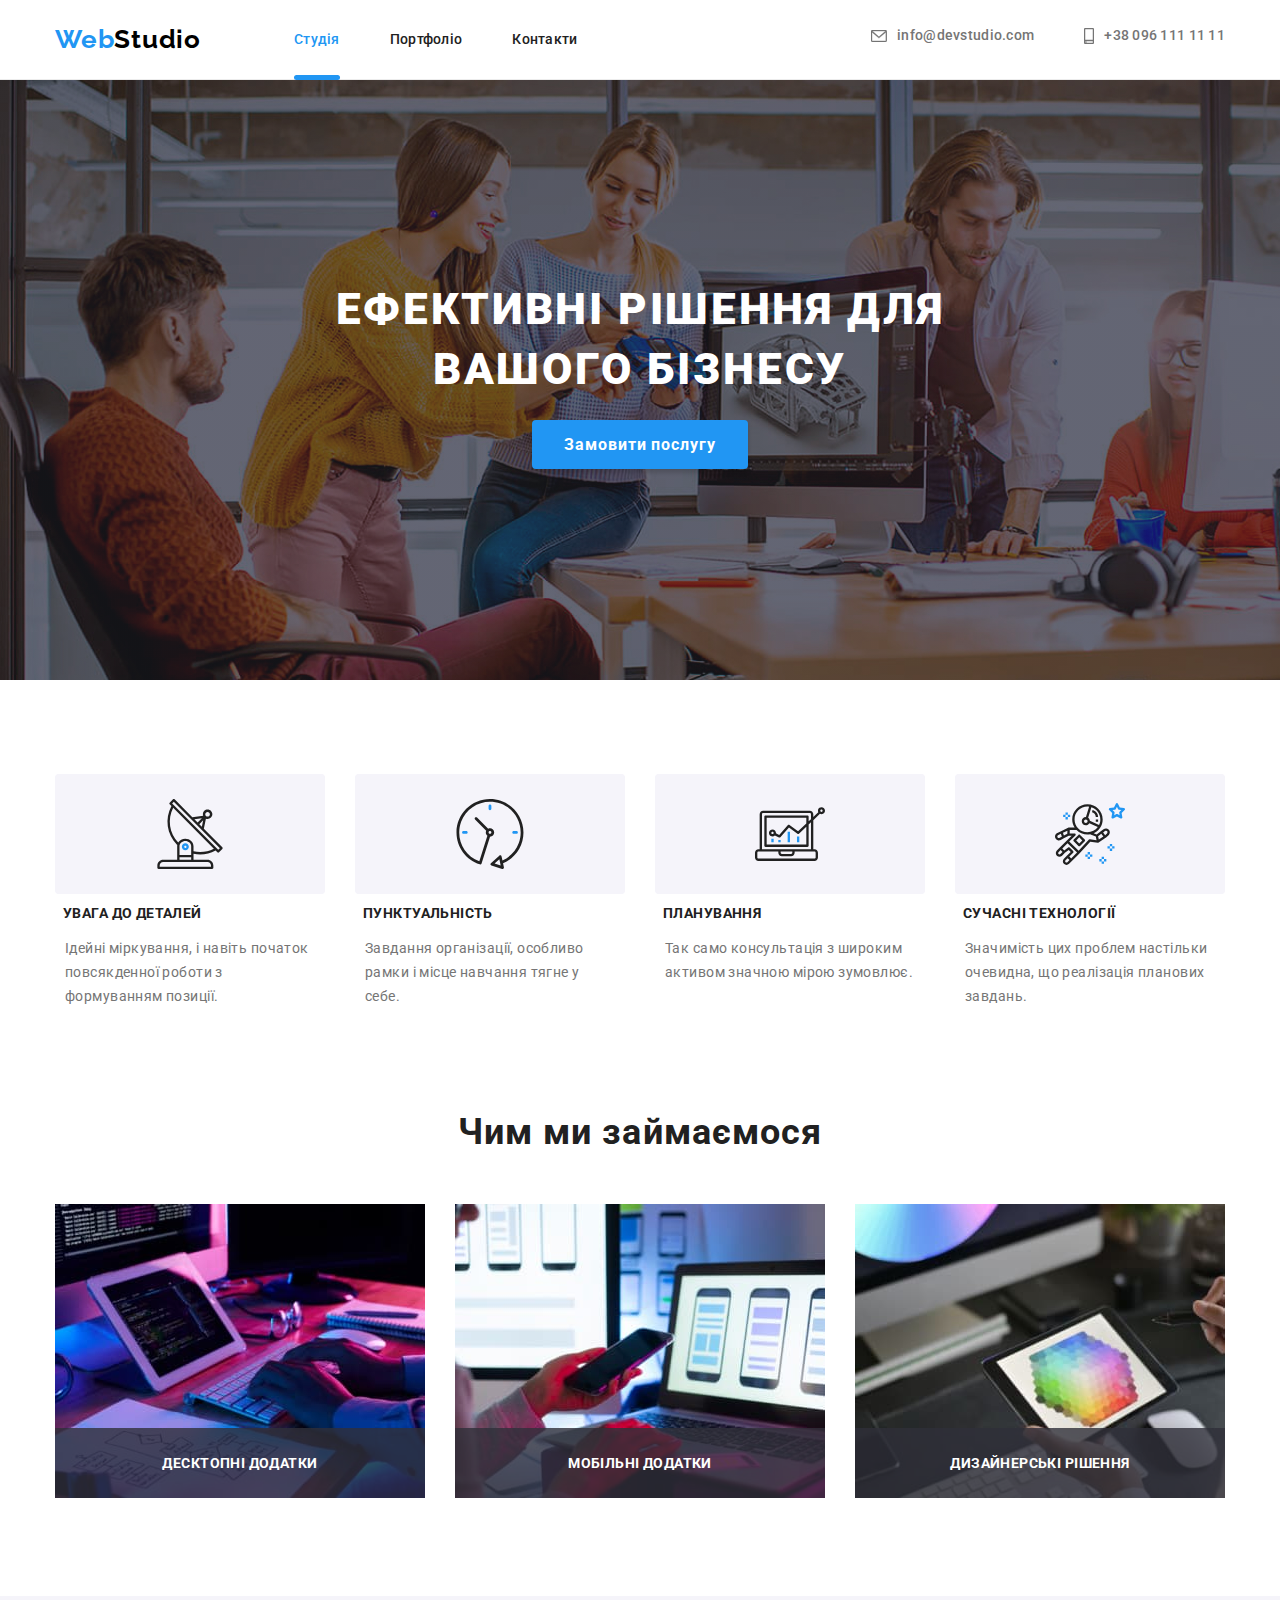
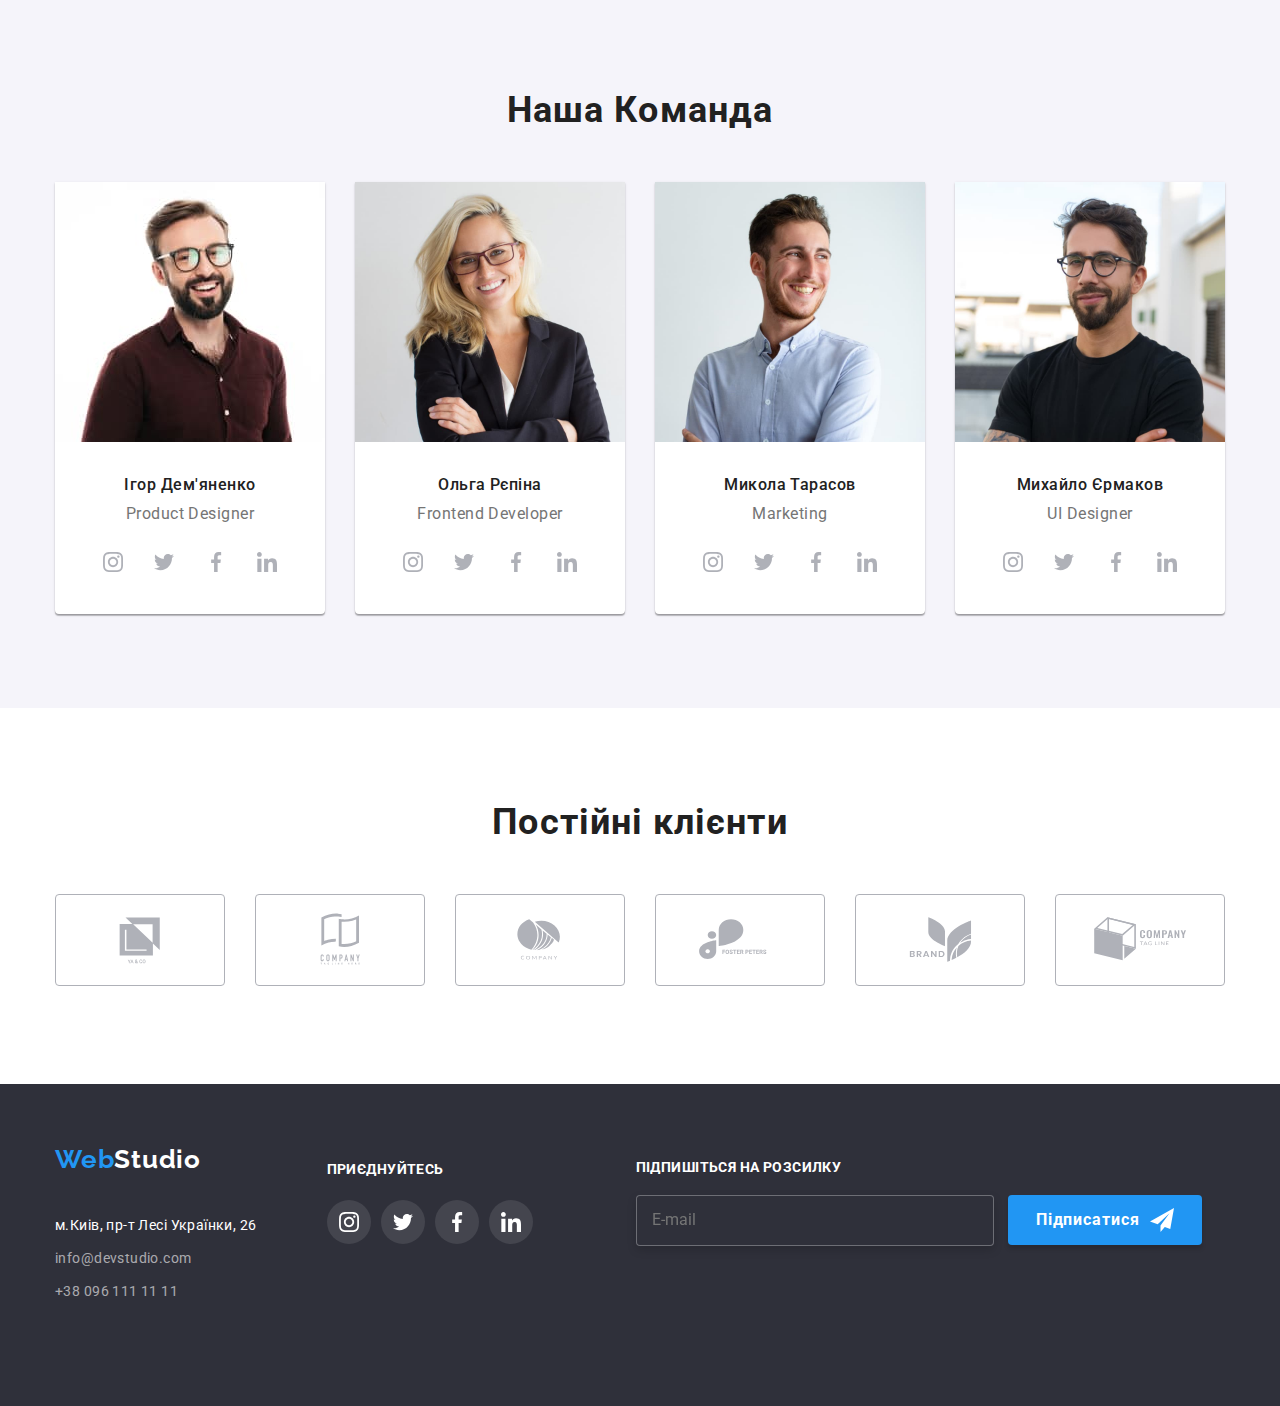
<file: index.html>
<!DOCTYPE html>
<html lang="ru">
<head>
  <link rel="preconnect" href="https://fonts.googleapis.com">
  <link rel="preconnect" href="https://fonts.gstatic.com" crossorigin>
  <link href="https://fonts.googleapis.com/css2?family=Raleway:wght@700&family=Roboto:ital,wght@0,400;0,500;0,900;1,700&display=swap" rel="stylesheet">
  <!-- <link rel="normalize" href="css/normalize.css"> -->
  <link rel="stylesheet" href="css/modern-normalize.css">
  <link rel="stylesheet" href="css/styles.css">
  <meta charset="UTF-8">
  <meta http-equiv="X-UA-Compatible" content="IE=edge">
  <meta name="viewport" content="width=device-width, initial-scale=1.0">
  <title>WebStudio</title>
</head>
<body>
  <svg aria-hidden="true" style="position:absolute;width:0;height:0;overflow:hidden" xmlns="http://www.w3.org/2000/svg">
    <symbol id="icon-company4" viewBox="0 0 59 32"><path d="M19.529 12.905h-.001c-.834 0-1.51.601-1.51 1.342v.001c0 .741.676 1.342 1.51 1.342h.001c.834 0 1.51-.601 1.51-1.342v-.001c0-.741-.676-1.342-1.51-1.342zM30.677 12.476c-.002-1.03-.464-2.016-1.283-2.744s-1.929-1.138-3.088-1.141c-1.159.002-2.27.412-3.089 1.14s-1.281 1.715-1.283 2.745v5.678s8.742-.865 8.743-5.677v-.001zM14.957 20.017c.002.716.323 1.403.893 1.91s1.342.792 2.148.794c.806-.002 1.578-.288 2.148-.794s.891-1.193.893-1.909v-3.951s-6.083.603-6.083 3.95zm3.041.708c-.158 0-.311-.041-.442-.119s-.233-.188-.293-.318c-.06-.129-.076-.272-.045-.409s.107-.263.218-.362c.111-.099.253-.166.408-.194s.315-.013.46.04c.146.054.27.144.357.261s.134.253.134.393c0 .093-.02.186-.06.272s-.098.165-.172.23c-.074.066-.162.118-.259.154s-.201.054-.305.054v-.003zM24.145 20.335h-.587v.606h-.306v-1.484h.966v.248h-.66v.383h.587v.247zm1.47-.102c0 .146-.026.274-.077.384s-.126.195-.222.255-.206.09-.33.09c-.123 0-.233-.03-.329-.089s-.171-.143-.224-.253c-.053-.11-.08-.236-.081-.379v-.073c0-.146.026-.274.078-.385s.127-.197.223-.256c.096-.06.207-.09.33-.09s.233.03.329.09c.096.059.171.144.223.256s.079.239.079.384v.066zm-.31-.067c0-.156-.028-.274-.084-.355s-.135-.121-.238-.121c-.103 0-.182.04-.237.12s-.084.196-.085.351v.072c0 .151.028.269.084.353s.136.125.241.125c.103 0 .181-.04.236-.12s.083-.198.084-.353v-.072zm1.301.386c0-.058-.02-.102-.061-.133s-.114-.064-.22-.098c-.106-.035-.19-.069-.252-.102-.168-.091-.253-.214-.253-.368 0-.08.022-.151.067-.214s.11-.112.195-.148c.085-.035.18-.053.285-.053s.2.019.283.058c.083.038.147.092.193.162s.069.149.069.238h-.306c0-.068-.021-.121-.064-.158s-.103-.057-.18-.057c-.075 0-.133.016-.174.048s-.062.073-.062.124c0 .048.024.089.072.121s.121.063.215.092c.174.052.301.117.38.195s.119.174.119.289c0 .128-.049.229-.146.303s-.228.109-.392.109c-.114 0-.218-.021-.312-.062s-.165-.099-.215-.172c-.049-.073-.073-.157-.073-.253h.307c0 .164.098.246.293.246.073 0 .129-.015.17-.044s.061-.071.061-.124zm1.632-.847h-.454v1.236h-.306v-1.236h-.448v-.248h1.209v.248zm1.068.594h-.587v.397h.689v.246h-.995v-1.484h.993v.248h-.687v.354h.587v.239zm.83.099h-.244v.543h-.306v-1.484h.551c.175 0 .31.039.406.117s.143.189.143.331c0 .101-.022.186-.066.254s-.11.121-.199.161l.321.606v.014h-.328l-.278-.543zm-.243-.247h.247c.077 0 .136-.019.178-.058s.063-.093.063-.162c0-.07-.02-.125-.06-.165s-.1-.06-.182-.06h-.246v.445zm1.852.268v.523h-.306v-1.484h.579c.111 0 .209.02.294.061s.15.099.196.174c.045.075.068.16.068.256 0 .145-.05.26-.15.344s-.237.125-.413.125h-.268zm0-.248h.273c.081 0 .142-.019.184-.057s.064-.092.064-.163c0-.073-.021-.131-.064-.176s-.102-.068-.177-.069h-.28v.466zm1.934.128h-.587v.397h.689v.246h-.995v-1.484h.993v.248h-.687v.354h.587v.239zm1.419-.594h-.455v1.236h-.306v-1.236h-.448v-.248h1.209v.248zm1.068.594h-.587v.397h.689v.246h-.994v-1.484h.992v.248h-.687v.354h.587v.239zm.83.099h-.243v.543h-.306v-1.484h.551c.175 0 .31.039.406.117s.143.189.143.331c0 .101-.022.186-.066.254s-.11.121-.199.161l.321.606v.014h-.328l-.278-.543zm-.243-.247H37c.077 0 .136-.019.178-.058s.063-.093.063-.162c0-.07-.02-.125-.06-.165s-.1-.06-.182-.06h-.246v.445zm1.796.401c0-.058-.021-.102-.061-.133s-.114-.064-.22-.098c-.106-.035-.19-.069-.251-.102-.169-.091-.253-.214-.253-.368 0-.08.022-.151.067-.214s.111-.112.195-.148c.085-.035.18-.053.285-.053.106 0 .2.019.283.058s.147.092.192.162c.046.07.07.149.07.238h-.306c0-.068-.022-.121-.064-.158s-.103-.057-.18-.057c-.075 0-.133.016-.174.048s-.062.073-.062.124c0 .048.024.089.072.121s.121.063.215.092c.174.052.301.117.38.195s.119.174.119.289c0 .128-.049.229-.146.303s-.228.109-.392.109c-.114 0-.218-.021-.312-.062s-.165-.099-.215-.172c-.049-.073-.073-.157-.073-.253h.307c0 .164.098.246.294.246.073 0 .129-.015.17-.044s.061-.071.061-.124z"/></symbol><symbol id="icon-company1" viewBox="0 0 59 32"><path d="m24.348 8 2.438 2.308-4.524-.003v11.196h11.826V17.22l2.435 2.305V8H24.349zm9.632 8.949-6.911-6.543h6.911v6.543zm-2.146 2.914h-7.702v-7.53h.544v7.02h7.157v.51zm-5.883 3.128-.285.586-.285-.586h-.239l.415.781v.455h.216v-.455l.414-.781h-.238zm.357 1.236.1-.288h.479l.101.288h.224l-.468-1.236h-.193l-.467 1.236h.223zm.34-.974.179.513h-.358l.179-.513zm1.133.484c-.031.048-.047.1-.047.157 0 .104.037.189.11.254s.172.097.294.097.228-.033.316-.099l.07.082h.239l-.182-.215c.071-.097.107-.222.107-.374h-.179c0 .083-.017.159-.052.227l-.239-.282.084-.061c.059-.043.102-.086.128-.129s.039-.091.039-.143c0-.078-.029-.143-.087-.196s-.131-.08-.221-.08c-.1 0-.179.028-.238.085s-.088.133-.088.229c0 .04.009.081.028.123s.053.094.101.155c-.092.066-.153.123-.184.171zm.558.273c-.061.046-.126.07-.195.07-.062 0-.111-.018-.148-.053s-.055-.082-.055-.139c0-.066.034-.125.102-.177l.026-.019.27.318zm-.222-.548c-.058-.072-.087-.132-.087-.179 0-.041.012-.076.036-.103s.056-.041.096-.041c.037 0 .068.012.093.035s.037.05.037.082c0 .049-.018.089-.053.12l-.026.021-.094.065zm2.013.672c.085-.074.134-.177.146-.309h-.214c-.011.088-.038.151-.081.189s-.106.057-.19.057c-.092 0-.162-.035-.211-.105s-.071-.172-.071-.306v-.11c.001-.132.027-.232.076-.3s.122-.103.216-.103c.08 0 .141.02.183.059s.068.103.078.192h.214c-.014-.135-.062-.24-.145-.314s-.193-.111-.329-.111c-.101 0-.191.024-.268.072s-.136.117-.177.206c-.041.089-.062.192-.062.308v.115c.002.114.023.214.064.3s.099.153.173.2c.075.046.162.07.261.07.141 0 .254-.037.339-.11zm1.262-.173c.042-.092.063-.198.063-.319v-.069c-.001-.121-.022-.226-.065-.317s-.103-.161-.181-.209c-.078-.049-.167-.073-.267-.073s-.19.025-.268.074c-.078.049-.138.119-.181.211s-.064.199-.064.319v.07c.001.118.022.223.065.313s.104.161.182.21c.079.049.168.073.268.073.101 0 .191-.024.268-.073s.138-.119.18-.211zm-.23-.699c.052.073.078.178.078.315v.065c0 .139-.026.245-.077.318s-.124.109-.219.109c-.094 0-.168-.037-.221-.111s-.079-.179-.079-.315v-.071c.001-.133.028-.236.08-.308s.125-.11.218-.11c.095 0 .168.037.22.11z"/></symbol><symbol id="icon-company2" viewBox="0 0 59 32"><path d="M28.561 7.629h-.047c-.073-.004-.146-.006-.219-.008h-.158c-.138 0-.279.004-.419.011-.011-.001-.021-.001-.032 0-1.268.072-2.51.389-3.658.933l-.15.073v7.701l.352-.119c.309-.106.638-.202.978-.29.921-.236 1.866-.362 2.816-.374v1.012c-.126.001-.248.004-.37.011h-.029c-.731.04-1.457.151-2.166.333-.899.225-1.766.563-2.581 1.006V8.041c.846-.494 1.758-.864 2.707-1.101.834-.215 1.691-.326 2.552-.329h.149c.178.004.351.012.514.025.429.03.854.098 1.271.203v.996c-.405-.094-.817-.156-1.232-.186-.008-.001-.017-.001-.025-.002-.086-.007-.172-.015-.252-.015zm1.753 1.018c.221.017.45.025.681.025.905-.003 1.806-.119 2.683-.344.898-.226 1.765-.564 2.58-1.007v9.701c-.847.493-1.758.864-2.708 1.101-.834.214-1.691.325-2.552.328-.652.005-1.302-.071-1.936-.228V8.459c.15.034.304.066.46.093.257.043.528.075.792.095zm4.937.076-.352.119c-.324.109-.65.206-.978.293-.956.246-1.938.371-2.924.375-.23 0-.441-.006-.645-.019l-.281-.019v7.922l.241.021c.224.019.454.029.686.029.777-.003 1.55-.103 2.303-.298.62-.155 1.222-.372 1.799-.647l.151-.073V8.722zM23.561 21.291c-.051-.052-.112-.094-.179-.121s-.14-.04-.213-.037c-.077-.001-.154.013-.226.042-.066.026-.126.066-.176.116s-.088.111-.113.177c-.028.069-.041.144-.041.218v1.32c-.003.093.015.186.052.271.031.068.076.128.132.177.053.044.115.076.181.094.064.018.13.027.197.027.073.001.146-.015.213-.046.066-.029.126-.07.176-.122.049-.051.088-.111.115-.177.028-.067.043-.138.042-.21v-.148h-.345v.118c.001.04-.006.08-.02.118-.011.028-.028.053-.05.074-.021.017-.046.03-.072.038-.023.008-.048.012-.072.012-.031.004-.062-.001-.09-.014s-.053-.032-.071-.057c-.033-.053-.048-.115-.046-.177v-1.23c-.002-.068.012-.136.042-.197.018-.028.043-.05.073-.064s.063-.019.096-.015c.03-.001.059.005.086.018s.05.032.068.056c.039.051.059.113.057.177v.114h.341v-.134c.001-.079-.014-.157-.042-.231-.025-.069-.065-.132-.115-.186zM25.61 21.276c-.11-.093-.249-.144-.392-.145-.07 0-.14.013-.206.037-.067.024-.129.061-.182.108-.057.051-.103.114-.134.185-.035.081-.052.168-.05.256v1.266c-.002.089.015.177.05.259.031.068.077.128.134.177.053.049.115.087.182.111.066.024.136.037.206.037s.14-.013.206-.037c.069-.025.132-.063.187-.111s.099-.11.13-.177c.035-.082.053-.17.05-.259v-1.266c.002-.088-.015-.175-.05-.256-.031-.07-.075-.133-.13-.185zm-.161 1.706c.003.034-.002.068-.014.099s-.031.06-.055.084c-.046.038-.103.059-.162.059s-.117-.021-.162-.059c-.024-.023-.043-.052-.055-.084s-.017-.066-.014-.099v-1.266c-.003-.034.002-.068.014-.099s.031-.06.055-.084c.046-.038.103-.059.162-.059s.117.021.162.059c.024.023.043.052.055.084s.017.066.014.099v1.266zM28.302 23.548v-2.396h-.332l-.436 1.268h-.006l-.439-1.268h-.328v2.396h.342V22.09h.006l.335 1.03h.171l.338-1.03h.006v1.458h.342zM30.246 21.32c-.053-.059-.119-.104-.194-.131-.08-.026-.164-.039-.248-.037h-.509v2.396h.341v-.936h.176c.107.005.213-.018.308-.065.078-.043.142-.106.187-.183.039-.064.066-.135.078-.209.013-.09.02-.181.018-.272.003-.115-.008-.23-.033-.342-.023-.083-.066-.159-.126-.22zm-.176.73c-.001.043-.012.086-.032.125-.02.037-.05.066-.088.084-.051.023-.106.033-.161.03h-.156v-.815h.176c.053-.003.106.008.154.03.035.02.063.051.08.088.019.042.029.087.03.134v.159c0 .056.003.113 0 .165h-.003zM31.864 21.152h-.28l-.528 2.396h.341l.1-.515h.465l.1.515h.341l-.541-2.396zm-.315 1.554.168-.869h.006l.167.869h-.341zM34.069 22.595h-.006l-.516-1.443h-.328v2.396h.341v-1.441h.007l.522 1.441h.321v-2.396h-.341v1.443zM36.156 21.152l-.275.953h-.007l-.274-.953h-.362l.469 1.383v1.013h.342v-1.013l.469-1.383h-.361zM22.609 24.224h.165v.462h.112v-.462h.164v-.095h-.44v.095zM23.992 24.13l-.216.556h.119l.046-.126h.222l.047.126h.121l-.221-.556h-.119zm-.018.336.076-.206.076.206h-.151zM25.359 24.481h.128v.072c-.038.03-.084.047-.132.047-.022.001-.045-.003-.065-.012s-.039-.023-.053-.041c-.029-.042-.044-.093-.041-.145 0-.124.054-.186.16-.186.028-.003.056.005.079.021s.04.04.047.068l.11-.021c-.024-.109-.102-.164-.236-.164-.072-.002-.141.024-.194.072-.028.028-.05.061-.064.098s-.019.077-.017.116c-.003.076.022.151.071.209.027.028.06.05.097.064s.076.02.114.017c.087.002.172-.029.236-.088v-.219h-.241v.094zM26.756 24.13h-.113v.556h.39v-.095h-.277v-.462zM27.937 24.13h-.113v.556h.113v-.556zM29.091 24.501l-.228-.372h-.109v.556h.105v-.363l.224.363h.112v-.556h-.103v.372zM30.135 24.441h.277v-.095h-.277v-.122h.298v-.095h-.411v.556h.422v-.095h-.31v-.15zM32.665 24.349h-.219v-.219h-.112v.556h.112v-.243h.219v.243h.112v-.556h-.112v.219zM33.715 24.441h.278v-.095h-.278v-.122h.299v-.095h-.411v.556h.421v-.095h-.31v-.15zM35.138 24.441c.097-.015.146-.066.146-.155.003-.024-.001-.048-.01-.069s-.025-.041-.044-.054c-.05-.025-.106-.037-.163-.033h-.236v.556h.112v-.233h.022c.024-.001.048.003.07.012.016.01.03.024.04.041l.121.177h.134l-.068-.109c-.03-.054-.072-.099-.123-.134zm-.112-.077h-.082v-.14h.088c.038-.003.077.001.113.013.008.007.015.016.019.026s.006.021.006.032-.003.021-.008.031-.013.018-.021.024c-.037.011-.075.016-.114.013zM36.212 24.441h.277v-.095h-.277v-.122h.299v-.095h-.412v.556h.422v-.095h-.31v-.15z"/></symbol><symbol id="icon-company3" viewBox="0 0 59 32"><path d="M23.793 22.644c.006 0 .011.001.016.003s.01.005.013.008l.076.073c-.059.059-.132.106-.213.138-.096.035-.199.052-.302.049-.098.002-.194-.014-.285-.046-.081-.03-.154-.074-.214-.13-.061-.058-.108-.127-.138-.201-.033-.083-.05-.17-.048-.258-.001-.088.016-.176.052-.259.033-.075.083-.143.147-.201.065-.057.142-.101.228-.131.093-.031.193-.047.293-.046.093-.002.186.012.272.042.075.028.144.068.204.116l-.064.077c-.004.005-.01.01-.016.014-.008.004-.017.006-.026.006s-.019-.003-.027-.008l-.034-.021-.047-.026c-.02-.01-.042-.018-.064-.026-.028-.009-.057-.016-.086-.021-.037-.006-.075-.009-.113-.008-.072-.001-.144.011-.211.035-.062.022-.119.055-.165.097-.047.045-.084.098-.107.155-.027.066-.04.135-.039.204-.001.071.012.141.039.208.023.057.059.109.105.154.043.042.097.075.157.096.062.022.128.034.195.033.039.001.077-.002.116-.007.063-.007.123-.026.175-.055.027-.015.052-.032.075-.051.01-.008.023-.013.036-.013zM25.984 22.28c.001.087-.016.174-.051.256-.031.074-.08.142-.143.199s-.14.101-.224.131c-.186.062-.391.062-.577 0-.084-.03-.16-.074-.223-.131-.063-.058-.112-.126-.144-.201-.068-.166-.068-.347 0-.513.032-.075.081-.143.144-.202.064-.055.139-.098.223-.126.185-.063.391-.063.577 0 .084.03.16.074.224.131s.111.125.143.199c.035.082.052.17.051.258zm-.199 0c.002-.07-.011-.14-.036-.206-.021-.057-.056-.109-.102-.154-.044-.042-.099-.076-.16-.097-.135-.045-.284-.045-.419 0-.061.022-.116.055-.16.097-.046.044-.081.097-.102.154-.048.134-.048.278 0 .412.021.057.056.11.102.154.045.042.099.075.16.096.135.044.284.044.419 0 .061-.021.116-.054.16-.096.046-.045.08-.097.102-.154.025-.066.038-.136.036-.206zM27.479 22.496l.02.046c.008-.017.014-.031.022-.046s.015-.031.025-.045l.485-.765c.009-.013.018-.021.027-.024.013-.003.026-.005.04-.004h.143v1.245h-.17V21.949c0-.014-.001-.029 0-.043l-.487.776c-.006.012-.016.021-.029.028s-.027.01-.042.01h-.027c-.015 0-.029-.003-.042-.01s-.022-.017-.028-.028l-.502-.781v.999h-.164v-1.242h.143c.013-.001.027.001.04.004.012.005.021.014.027.024l.495.766c.01.014.018.029.025.044zM29.302 22.434v.466h-.19v-1.243h.423c.08-.001.159.008.236.027.061.015.118.042.167.077.042.034.075.075.095.122.022.051.033.105.032.159.001.055-.011.109-.035.159-.023.048-.058.09-.102.124-.049.037-.106.066-.168.082-.074.021-.151.03-.229.029l-.23-.003zm0-.134h.23c.05.001.099-.006.147-.019.039-.011.075-.03.106-.054.029-.023.051-.051.064-.082.016-.033.023-.069.023-.105.002-.035-.004-.069-.019-.101s-.037-.061-.066-.085c-.072-.049-.163-.073-.255-.067h-.23v.512zM31.851 22.902h-.15c-.015 0-.03-.004-.042-.012-.011-.008-.019-.018-.025-.029l-.129-.301h-.648l-.134.301c-.005.011-.013.021-.024.028-.012.008-.027.013-.043.012h-.15l.569-1.245h.197l.577 1.245zm-.938-.463h.535l-.226-.507c-.017-.038-.031-.077-.043-.117l-.022.065c-.007.02-.014.038-.021.053l-.224.506zM32.671 21.662c.011.005.021.013.028.022l.83.939v-.967h.17v1.245h-.095c-.014 0-.027-.002-.039-.007s-.022-.014-.03-.023l-.829-.938c.001.014.001.029 0 .043s0 .026 0 .038v.887h-.17v-1.245h.101c.012 0 .023.002.034.006zM35.097 22.407v.494h-.19v-.494l-.525-.75h.17c.015-.001.029.003.041.011.01.008.019.017.026.028l.328.484c.013.021.025.04.034.058s.017.035.024.053l.024-.054c.009-.02.02-.039.032-.057l.323-.487c.007-.01.015-.019.025-.026.011-.009.026-.013.041-.012h.171l-.525.753zM27.385 19.567c.082.009.166.017.25.023 1.28-.497 2.362-1.311 3.112-2.34s1.134-2.227 1.105-3.445l-1.41-1.225c.287 1.296.153 2.637-.387 3.871s-1.464 2.313-2.67 3.117z"/><path d="m26.881 19.51.038.007c1.288-.801 2.271-1.919 2.82-3.209s.64-2.695.261-4.031l-2.009-1.745c.812 1.434 1.139 3.04.943 4.629s-.908 3.098-2.053 4.35zM33.693 15.244c-.341 1.338-1.17 2.545-2.363 3.441-.349.263-.724.498-1.123.7.972-.248 1.865-.687 2.61-1.282s1.324-1.332 1.69-2.152l-.815-.707z"/><path d="m33.374 15.047-1.16-1.008c-.022 1.149-.398 2.272-1.089 3.252s-1.671 1.781-2.838 2.321h.006c.26 0 .52-.014.779-.04 1.091-.387 2.055-1.003 2.806-1.792s1.265-1.728 1.497-2.732zM27.049 9.795l-1.384-1.204c-1.237.415-2.301 1.145-3.052 2.095s-1.156 2.074-1.159 3.226c.005 1.273.498 2.508 1.401 3.511s2.166 1.714 3.588 2.022c1.269-1.343 2.012-3.003 2.121-4.739s-.422-3.456-1.515-4.911zM36.57 14.862c-.005-1.51-.698-2.958-1.927-4.026s-2.895-1.67-4.633-1.674c-.803-.001-1.6.128-2.349.38l8.471 7.36c.29-.651.439-1.342.438-2.04z"/></symbol><symbol id="icon-company5" viewBox="0 0 59 32"><path d="M20.437 21.125c.085.096.13.216.128.34.004.081-.011.161-.045.235s-.086.141-.152.194c-.165.114-.369.169-.575.157h-1.01v-2.154h.989c.195-.012.389.039.548.143.064.049.114.111.148.181s.048.146.044.222c.006.119-.035.236-.115.329-.077.086-.183.145-.301.168.134.022.255.088.341.184zm-1.184-.325h.423c.096.006.192-.019.269-.072.032-.026.056-.059.072-.096s.022-.076.019-.115c.003-.039-.003-.078-.019-.114s-.04-.069-.071-.096c-.08-.054-.178-.08-.277-.073h-.416v.565zm.733.826c.034-.027.061-.061.078-.099s.025-.079.022-.12c.003-.042-.005-.083-.023-.121s-.045-.072-.079-.1c-.083-.056-.184-.084-.287-.078h-.444v.592h.449c.101.005.201-.021.284-.075zM22.459 22.051l-.55-.842h-.207v.842h-.473v-2.154h.896c.226-.014.449.051.624.183.125.117.201.271.213.434s-.04.325-.146.457c-.111.116-.262.193-.427.219l.586.861h-.515zm-.757-1.135h.387c.269 0 .403-.109.403-.326.003-.044-.005-.089-.022-.131s-.043-.08-.077-.111c-.085-.065-.194-.096-.305-.087h-.392l.005.655zM25.047 21.618h-.943l-.167.433h-.496l.866-2.129h.537l.863 2.129h-.496l-.163-.433zm-.126-.327-.345-.909-.345.909h.689zM28.286 22.051h-.47l-1.054-1.464v1.464h-.469v-2.154h.469l1.054 1.473v-1.473h.47v2.154zM30.968 21.536c-.097.163-.245.295-.425.38-.205.095-.432.141-.661.136h-.837v-2.154h.837c.229-.005.455.04.661.133.18.083.328.214.425.376.097.175.147.369.147.565s-.05.39-.147.565zm-.538-.052c.134-.143.208-.325.208-.514s-.074-.371-.208-.514c-.162-.13-.374-.195-.588-.183h-.326v1.394h.326c.215.012.426-.053.588-.183zM25.341 7.919s6.066 2.097 5.937 5.131v5.132s-6.061-2.098-5.935-5.132l-.002-5.131zM36.682 16.98c1.146-.722 2.471-1.169 3.854-1.3v-1.607c-1.594.562-2.946 1.582-3.854 2.907z"/><path d="M35.994 17.464c.937-1.729 2.563-3.063 4.542-3.727V9.108s-8.638 2.987-8.456 7.308v7.306s.385-.134.99-.384c0-.234 0-.469.028-.706.179-2.006 1.22-3.865 2.896-5.168z"/><path d="M35.172 20.178c.045-.507.146-1.008.302-1.496-1.043 1.125-1.675 2.522-1.806 3.993-.013.139-.02.278-.023.421.491-.216 1.062-.485 1.661-.802-.153-.696-.198-1.408-.134-2.116zM35.515 20.205c-.057.64-.022 1.284.107 1.916 2.36-1.293 5.012-3.291 4.91-5.705v-.21c-1.686.173-3.264.848-4.49 1.921-.287.665-.464 1.366-.526 2.079z"/></symbol><symbol id="icon-company6" viewBox="0 0 59 32"><path d="M29.713 15.098c-.154-.205-.228-.448-.21-.692v-1.003c0-.307.07-.541.209-.701s.379-.239.718-.239c.319 0 .546.068.679.204.146.174.217.386.201.6v.236h-.571v-.239c.002-.078-.003-.156-.017-.234-.008-.053-.037-.102-.082-.139-.059-.04-.132-.059-.207-.054-.078-.005-.156.015-.217.057-.05.041-.083.095-.095.153-.016.082-.024.165-.022.248v1.217c-.009.117.016.235.073.342.028.036.068.065.114.083s.097.025.147.019c.073.005.146-.015.202-.055.047-.04.076-.092.085-.148.013-.081.019-.162.018-.244v-.247h.571v.225c.016.223-.053.445-.197.63-.131.149-.355.223-.683.223s-.577-.08-.717-.245zM32.089 15.109c-.144-.156-.216-.384-.216-.685v-1.055c0-.298.072-.523.216-.676s.385-.229.723-.229c.336 0 .575.076.72.229s.217.379.217.676v1.055c0 .298-.073.526-.22.684s-.385.236-.717.236c-.332 0-.578-.08-.723-.235zm.989-.253c.052-.098.075-.205.069-.312v-1.292c.007-.105-.017-.21-.067-.306-.029-.037-.069-.066-.117-.084s-.099-.024-.151-.018c-.051-.006-.103 0-.151.018s-.088.047-.117.084c-.052.095-.075.201-.069.306v1.298c-.007.107.016.215.069.312.033.033.074.059.12.077s.096.027.147.027c.051 0 .101-.009.147-.027s.087-.044.12-.077v-.006zM34.436 12.495h.614l.462 1.946.473-1.946h.598l.061 2.809h-.442l-.047-1.952-.456 1.952h-.354l-.473-1.96-.044 1.96h-.447l.056-2.809zM37.332 12.495h.957c.551 0 .827.266.827.798 0 .509-.29.764-.871.763h-.326v1.249h-.591l.003-2.809zm.818 1.201c.058.006.118.002.174-.014s.107-.041.151-.075c.068-.095.098-.206.085-.317.003-.086-.007-.171-.029-.255-.008-.028-.023-.054-.043-.077s-.046-.042-.074-.057c-.082-.034-.173-.049-.264-.045h-.229v.839h.229zM39.968 12.495h.635l.651 2.809h-.551l-.129-.648h-.566l-.133.648h-.559l.651-2.809zm.543 1.836-.221-1.179-.221 1.179h.442zM41.78 12.495h.414l.792 1.603v-1.603h.49v2.809h-.393l-.797-1.673v1.673h-.507l.001-2.809zM44.624 14.233l-.658-1.734h.554l.402 1.114.377-1.114h.543l-.65 1.734v1.071h-.567v-1.071zM30.625 16.533v.147h-.482v1.142h-.202V16.68h-.484v-.147h1.169zM32.137 17.821h-.156c-.016.001-.031-.003-.044-.012-.012-.007-.021-.018-.026-.03l-.139-.306h-.669l-.139.306c-.004.013-.011.025-.021.035-.012.009-.028.013-.044.012h-.156l.591-1.288h.206l.598 1.283zm-.979-.478h.558l-.236-.524c-.017-.04-.032-.08-.044-.121-.008.024-.015.048-.022.068l-.021.054-.234.523zM33.155 17.695c.037.002.074.002.111 0 .032-.003.064-.008.095-.015.029-.006.057-.014.085-.023.026-.009.052-.02.079-.032v-.29h-.236c-.006 0-.012 0-.017-.002s-.011-.004-.015-.008c-.004-.003-.007-.006-.009-.011s-.003-.008-.003-.013v-.099h.458v.494c-.037.023-.077.044-.118.061s-.086.033-.131.044c-.048.012-.098.021-.148.027-.057.006-.115.008-.172.008-.102.001-.203-.015-.298-.048-.088-.031-.169-.077-.236-.135-.066-.059-.118-.128-.152-.204-.037-.085-.056-.176-.054-.267-.001-.092.017-.183.053-.269.034-.076.086-.146.152-.204s.148-.103.236-.134c.101-.033.209-.049.317-.048.055 0 .11.004.164.011.048.007.095.018.141.033.041.013.081.03.118.051s.071.043.103.067l-.057.08c-.004.007-.011.013-.019.018s-.017.007-.027.007c-.013 0-.026-.004-.037-.01-.018-.008-.037-.018-.058-.031-.025-.014-.052-.025-.079-.035-.035-.012-.072-.022-.109-.029-.05-.008-.1-.012-.15-.011-.078-.001-.155.011-.228.036-.066.023-.125.058-.174.102-.049.046-.086.101-.11.16-.053.14-.053.29 0 .43.026.061.066.116.118.162.048.044.107.079.173.102.075.022.155.031.234.026zM35.039 17.674h.645v.147h-.842v-1.288h.202l-.005 1.142zM36.355 17.821h-.202v-1.288h.202v1.288zM37.106 16.539c.012.006.023.014.031.023l.864.971c-.001-.015-.001-.031 0-.046V16.527h.176v1.294h-.102c-.015.001-.03-.001-.044-.007-.012-.006-.023-.015-.032-.024l-.863-.97v1.002h-.169v-1.289h.105c.011 0 .023.002.033.006zM39.665 16.533v.142h-.716v.425h.58v.137h-.58v.44h.716v.142h-.924v-1.285h.924zM18.491 8.576l8.972 2.199v7.707l-8.972-2.198V8.576zm-.575-.657v8.739l10.122 2.482v-8.738L17.916 7.919z"/><path d="m23.34 23.197-10.123-2.484v-8.739l10.123 2.483v8.74z"/><path d="m18.083 8.477 8.855 2.172-3.766 3.252-8.856-2.173 3.767-3.251zm-.167-.558-4.698 4.056 10.123 2.483 4.697-4.056-10.122-2.483zM23.91 22.706l4.127-3.564-4.127-1.013v4.577z"/></symbol><symbol id="icon-mail" viewBox="0 0 43 32"><path d="M38.667 0H4C1.794 0 0 1.794 0 4v24c0 2.206 1.794 4 4 4h34.667c2.206 0 4-1.794 4-4V4c0-2.206-1.794-4-4-4zm0 2.667c.181 0 .353.038.511.103L21.334 18.236 3.49 2.77c.158-.066.33-.103.511-.103h34.667zm0 26.666H4c-.736 0-1.333-.598-1.333-1.333V5.587L20.46 21.008c.251.217.563.326.874.326s.622-.108.874-.326L40.001 5.587V28c0 .736-.598 1.333-1.333 1.333z"/></symbol><symbol id="icon-smartphone" viewBox="0 0 20 32"><path d="M17 0H3C1.346 0 0 1.346 0 3v26c0 1.654 1.346 3 3 3h14c1.654 0 3-1.346 3-3V3c0-1.654-1.346-3-3-3zM3 2h14c.552 0 1 .448 1 1v21H2V3c0-.552.448-1 1-1zm14 28H3c-.552 0-1-.448-1-1v-3h16v3c0 .552-.448 1-1 1z"/><path d="M4.707 27.478c.391.365.391.956 0 1.321s-1.024.365-1.414 0c-.391-.365-.391-.956 0-1.321s1.024-.365 1.414 0z"/></symbol><symbol id="icon-linkedin" viewBox="0 0 32 32"><path d="M31.992 32v-.001H32V20.263c0-5.741-1.236-10.164-7.948-10.164-3.227 0-5.392 1.771-6.276 3.449h-.093v-2.913h-6.364v21.364h6.627V21.42c0-2.785.528-5.479 3.977-5.479 3.399 0 3.449 3.179 3.449 5.657v10.401h6.62zM.528 10.636h6.635V32H.528V10.636zM3.843 0C1.722 0 0 1.721 0 3.843s1.721 3.879 3.843 3.879c2.121 0 3.843-1.757 3.843-3.879C7.685 1.722 5.963 0 3.843 0z"/></symbol><symbol id="icon-insta" viewBox=" 0 0 32 32"><path d="M31.969 9.408c-.075-1.7-.35-2.869-.744-3.882-.406-1.075-1.032-2.038-1.851-2.838-.8-.813-1.769-1.444-2.832-1.844C25.523.45 24.36.175 22.66.1 20.947.019 20.403 0 16.059 0s-4.888.019-6.595.094c-1.7.075-2.869.35-3.882.744-1.075.406-2.038 1.031-2.838 1.85C1.931 3.488 1.3 4.457.9 5.52.506 6.539.231 7.702.156 9.402c-.081 1.713-.1 2.257-.1 6.601s.019 4.888.094 6.595c.075 1.7.35 2.869.744 3.882.406 1.075 1.038 2.038 1.85 2.838.8.813 1.769 1.444 2.832 1.844 1.019.394 2.182.669 3.882.744 1.706.075 2.25.094 6.595.094s4.888-.019 6.595-.094c1.7-.075 2.869-.35 3.882-.744 2.151-.832 3.851-2.532 4.682-4.682.394-1.019.669-2.182.744-3.882.075-1.707.094-2.251.094-6.595s-.006-4.888-.081-6.595zm-2.882 13.065c-.069 1.563-.331 2.407-.55 2.969-.538 1.394-1.644 2.5-3.038 3.038-.563.219-1.413.481-2.969.55-1.688.075-2.194.094-6.464.094s-4.782-.019-6.464-.094c-1.563-.069-2.407-.331-2.969-.55-.694-.256-1.325-.663-1.838-1.194-.531-.519-.938-1.144-1.194-1.838-.219-.563-.481-1.413-.55-2.969-.075-1.688-.094-2.194-.094-6.464s.019-4.782.094-6.464c.069-1.563.331-2.407.55-2.969.256-.694.663-1.325 1.2-1.838.519-.531 1.144-.938 1.838-1.194.563-.219 1.413-.481 2.969-.55 1.688-.075 2.194-.094 6.464-.094 4.276 0 4.782.019 6.464.094 1.563.069 2.407.331 2.969.55.694.256 1.325.662 1.838 1.194.531.519.938 1.144 1.194 1.838.219.563.481 1.413.55 2.969.075 1.688.094 2.194.094 6.464s-.019 4.77-.094 6.458z"/><path d="M16.059 7.783c-4.538 0-8.22 3.682-8.22 8.22s3.682 8.22 8.22 8.22c4.539 0 8.22-3.682 8.22-8.22s-3.682-8.22-8.22-8.22zm0 13.552c-2.944 0-5.332-2.388-5.332-5.332s2.388-5.332 5.332-5.332 5.332 2.388 5.332 5.332-2.388 5.332-5.332 5.332zM26.524 7.458c0 1.06-.859 1.919-1.919 1.919s-1.919-.859-1.919-1.919.859-1.919 1.919-1.919 1.919.859 1.919 1.919z"/></symbol><symbol id="icon-facebook" viewBox=" 0 0 32 32"><path d="M21.329 5.313h2.921V.225C23.746.156 22.013 0 19.994 0c-4.212 0-7.097 2.649-7.097 7.519V12H8.249v5.688h4.648V32h5.699V17.689h4.46l.708-5.688h-5.169V8.082c.001-1.644.444-2.769 2.735-2.769z"/></symbol><symbol id="icon-twitter" viewBox="0 0 32 32"><path d="M32 6.078c-1.19.522-2.458.868-3.78 1.036 1.36-.812 2.398-2.088 2.886-3.626-1.268.756-2.668 1.29-4.16 1.588C25.742 3.794 24.026 3 22.154 3c-3.632 0-6.556 2.948-6.556 6.562 0 .52.044 1.02.152 1.496-5.454-.266-10.28-2.88-13.522-6.862-.566.982-.898 2.106-.898 3.316 0 2.272 1.17 4.286 2.914 5.452-1.054-.02-2.088-.326-2.964-.808v.072c0 3.188 2.274 5.836 5.256 6.446-.534.146-1.116.216-1.72.216-.42 0-.844-.024-1.242-.112.85 2.598 3.262 4.508 6.13 4.57-2.232 1.746-5.066 2.798-8.134 2.798-.538 0-1.054-.024-1.57-.09C2.906 27.93 6.35 29 10.064 29c12.072 0 18.672-10 18.672-18.668 0-.29-.01-.57-.024-.848C30.014 8.56 31.108 7.406 32 6.078z"/></symbol><symbol id="icon-diagram" viewBox="0 0 72 32"><path fill="#f5f4fa" style="fill:var(--color2, #f5f4fa)" d="M1.067 0h69.867c.589 0 1.067.478 1.067 1.067v29.867c0 .589-.478 1.067-1.067 1.067H1.067C.478 32.001 0 31.523 0 30.934V1.067C0 .478.478 0 1.067 0z"/><path fill="#2196f3" style="fill:var(--color4, #2196f3)" d="M35.373 15.396h.622v2.799h-.622v-2.799zM37.861 16.64h.622v1.555h-.622V16.64zM32.886 17.573h.622v.622h-.622v-.622zM31.02 17.262h.622v.933h-.622v-.933z"/><path fill="#212121" style="fill:var(--color3, #212121)" d="M27.599 23.17h14.926c.515 0 .933-.418.933-.933v-1.244c0-.515-.418-.933-.933-.933h-.311v-7.754l1.766-1.673c.41.202.906.079 1.174-.291s.231-.88-.089-1.207-.829-.375-1.205-.115c-.376.26-.51.754-.317 1.168l-1.331 1.262v-.717c0-.515-.418-.933-.933-.933H28.841c-.515 0-.933.418-.933.933v9.328h-.311c-.515 0-.933.418-.933.933v1.244c0 .515.418.933.933.933zM44.391 9.488c.172 0 .311.139.311.311s-.139.311-.311.311-.311-.139-.311-.311.139-.311.311-.311zm-15.859 1.244c0-.172.139-.311.311-.311h12.438c.172 0 .311.139.311.311v1.306l-.622.591v-1.275c0-.172-.139-.311-.311-.311H29.465c-.172 0-.311.139-.311.311v7.774c0 .172.139.311.311.311h11.194c.171 0 .311-.139.311-.311v-5.643l.622-.589v7.165h-13.06v-9.328zm2.799 4.042c-.421-.001-.79.279-.902.685s.061.836.423 1.05c.362.215.822.161 1.125-.132l1.081.542c.126.063.278.033.371-.072l2.298-2.585 2.259 1.692c.121.091.29.081.4-.023l1.963-1.859v4.743H29.777v-7.152h10.572v1.552l-2.2 2.083-2.278-1.707c-.129-.097-.311-.079-.419.042l-2.329 2.621-.871-.435c.006-.037.01-.075.012-.113 0-.515-.418-.933-.933-.933zm.311.933c0 .172-.139.311-.311.311s-.311-.139-.311-.311.139-.311.311-.311.311.139.311.311zm1.865 4.975h3.11v.311c0 .172-.139.311-.311.311h-2.488c-.172 0-.311-.139-.311-.311v-.311zm-6.218.311c0-.172.139-.311.311-.311h5.286v.311c0 .515.418.933.933.933h2.488c.515 0 .933-.418.933-.933v-.311h5.286c.172 0 .311.139.311.311v1.244c0 .172-.139.311-.311.311H27.6c-.172 0-.311-.139-.311-.311v-1.244z"/></symbol><symbol id="icon-clock" viewBox="0 0 72 32"><path fill="#f5f4fa" style="fill:var(--color2, #f5f4fa)" d="M1.067 0h69.867c.589 0 1.067.478 1.067 1.067v29.867c0 .589-.478 1.067-1.067 1.067H1.067C.478 32.001 0 31.523 0 30.934V1.067C0 .478.478 0 1.067 0z"/><path fill="#212121" style="fill:var(--color3, #212121)" d="M44.923 15.592c-.001-4.931-3.999-8.927-8.93-8.926s-8.927 3.999-8.926 8.93c.001 3.884 2.512 7.321 6.212 8.503.035.011.072.017.109.017.07 0 .139-.019.2-.055.079-.047.138-.121.165-.208l2.255-7.146c.616-.003 1.113-.505 1.11-1.122s-.505-1.113-1.122-1.11c-.166.001-.329.039-.478.112l-2.978-2.979c-.148-.143-.383-.139-.526.009-.139.144-.139.373 0 .517l2.977 2.98c-.228.466-.098 1.029.313 1.347l-2.148 6.809c-4.245-1.564-6.419-6.273-4.855-10.518s6.273-6.419 10.519-4.855c4.245 1.564 6.419 6.273 4.855 10.518-.764 2.074-2.334 3.752-4.353 4.651l-.232-1.093c-.042-.201-.24-.329-.441-.287-.063.014-.122.043-.171.086L36.24 23.77c-.154.137-.167.372-.031.525.045.05.102.087.165.107l2.858.912c.195.063.405-.045.468-.24.02-.062.023-.128.01-.191l-.228-1.073c3.304-1.393 5.449-4.633 5.442-8.219zm-8.928-.372c.205 0 .372.167.372.372s-.167.372-.372.372c-.206 0-.372-.166-.372-.372s.166-.372.372-.372zm1.226 8.671 1.274-1.136.352 1.657-1.626-.52z"/><path fill="#2196f3" style="fill:var(--color4, #2196f3)" d="M35.623 8.525v.744c0 .206.166.372.372.372s.372-.166.372-.372v-.744c0-.205-.167-.372-.372-.372s-.372.167-.372.372zM28.928 15.22c-.206 0-.372.167-.372.372s.166.372.372.372h.744c.205 0 .372-.166.372-.372s-.167-.372-.372-.372h-.744zM43.063 15.964c.205 0 .372-.166.372-.372s-.167-.372-.372-.372h-.744c-.205 0-.372.167-.372.372s.167.372.372.372h.744z"/></symbol><symbol id="icon-astronaut" viewBox="0 0 72 32"><path fill="#f5f4fa" style="fill:var(--color2, #f5f4fa)" d="M1.067 0h69.867c.589 0 1.067.478 1.067 1.067v29.867c0 .589-.478 1.067-1.067 1.067H1.067C.478 32.001 0 31.523 0 30.934V1.067C0 .478.478 0 1.067 0z"/><path fill="#2196f3" style="fill:var(--color4, #2196f3)" d="M45.318 9.306c-.037-.112-.134-.194-.251-.212l-1.114-.162-.499-1.01c-.105-.213-.453-.213-.558 0l-.499 1.01-1.115.162c-.117.017-.214.099-.251.212s-.006.236.079.319l.807.786-.19 1.11c-.02.117.028.235.123.304.097.07.223.079.328.024l.997-.524.997.524c.046.024.095.036.145.036.064 0 .129-.02.183-.059.096-.07.144-.188.123-.304l-.19-1.11.807-.786c.085-.083.115-.206.079-.319zm-1.436.774c-.073.071-.107.175-.089.275l.111.65-.583-.307c-.045-.024-.095-.036-.145-.036s-.099.012-.145.036l-.583.307.111-.65c.018-.101-.016-.204-.089-.275l-.473-.46.653-.095c.101-.015.189-.078.234-.17l.292-.591.292.591c.046.092.133.156.234.17l.653.095-.472.46zM41.911 18.638h-.622v.622h.622v-.622zM41.911 19.882h-.622v.622h.622v-.622zM42.533 19.26h-.622v.622h.622v-.622zM41.289 19.26h-.622v.622h.622v-.622zM39.733 22.06h-.622v.622h.622v-.622zM39.733 23.305h-.622v.622h.622v-.622zM40.356 22.682h-.622v.622h.622v-.622zM39.111 22.682h-.622v.622h.622v-.622zM36 20.816h-.622v.622H36v-.622zM36 22.06h-.622v.622H36v-.622zM36.622 21.438H36v.622h.622v-.622zM35.378 21.438h-.622v.622h.622v-.622zM30.089 10.238h-.622v.622h.622v-.622zM30.089 11.482h-.622v.622h.622v-.622zM30.711 10.86h-.622v.622h.622v-.622zM29.467 10.86h-.622v.622h.622v-.622z"/><path fill="#212121" style="fill:var(--color3, #212121)" d="M41.084 14.926c-.168-.226-.414-.372-.693-.411-.281-.04-.558.034-.782.205l-.73.56-1.107.827-.792-.316c1.413-.634 2.4-2.046 2.4-3.687 0-2.23-1.822-4.044-4.061-4.044s-4.061 1.814-4.061 4.044c0 .808.242 1.56.653 2.192l-1.612-.014h-.003c-.005 0-.009.002-.014.003-.031.001-.061.007-.091.018-.007.003-.015.004-.022.008-.004.002-.007.002-.011.004l-1.886.931h-.001l-1.104.531c-.012.005-.025.012-.037.021-.44.293-.59.869-.349 1.339.129.25.347.434.616.519.104.032.209.048.315.048.169 0 .336-.041.49-.123l.81-.431 1.321-.682.791-.005-3.174 3.159s-.001 0-.001.001l-.781.778c-.184.184-.286.427-.286.687s.102.504.286.688c.19.189.439.283.688.283s.498-.095.689-.283l.767-.764 1.015-.758.525.523-1.027 1.023c-.001 0-.001 0-.001.001l-.781.778c-.185.184-.286.427-.286.687s.102.504.286.688c.189.189.439.283.688.283s.499-.095.689-.283l2.031-2.022s0-.001.001-.001l.589-.583-.002-.002c.004-.004.009-.005.013-.009l3.013-3.301 2.025.288c.015.002.029.003.044.003.038 0 .074-.009.109-.022.01-.004.019-.009.029-.014.011-.006.023-.009.034-.016l1.874-1.244c.007-.005.011-.012.017-.017.007-.006.017-.008.024-.015l.742-.695c.386-.362.439-.954.124-1.378zm-13.175 2.107c-.101.054-.216.065-.326.03s-.197-.108-.249-.209c-.094-.183-.039-.406.125-.526l.766-.369.185.539.077.226-.579.308zm2.04-1.067-.903.467-.149-.436-.107-.313 1.182-.584-.023.866zm8.808-3.862c0 .536-.128 1.041-.349 1.493l-2.439-1.108c-.025-.334-.199-.627-.46-.81l.854-2.835c1.387.441 2.394 1.735 2.394 3.26zm-6.876 0c0-1.887 1.542-3.422 3.438-3.422.147 0 .292.012.435.03l-.835 2.773c-.011 0-.022-.003-.033-.003-.602 0-1.093.488-1.093 1.089s.49 1.089 1.093 1.089c.405 0 .755-.224.944-.551l2.253 1.024c-.627.844-1.63 1.394-2.763 1.394-1.896 0-3.438-1.535-3.438-3.422zm3.474.467c0 .257-.211.467-.47.467s-.47-.209-.47-.467.211-.467.47-.467.47.209.47.467zm-7.25 8.764c-.138.137-.361.136-.498 0-.066-.066-.103-.154-.103-.247s.036-.18.103-.246l.561-.559.497.494-.559.557zm1.874 2.178c-.138.137-.361.137-.499 0-.066-.066-.103-.154-.103-.247s.036-.18.103-.246l.562-.559.497.494-.56.557zm2.031-2.023s-.001 0-.001.001l-1.03 1.027-.497-.494L31.511 21s.001 0 .001-.001c.023-.023.038-.051.052-.079.004-.008.012-.015.015-.023.01-.024.011-.05.015-.075.002-.014.008-.028.008-.042 0-.021-.007-.041-.012-.062-.004-.019-.004-.038-.011-.056-.012-.029-.032-.055-.053-.08-.006-.007-.008-.016-.015-.022h-.001c-.001 0 0-.001-.001-.001l-.937-.933c-.01-.01-.023-.014-.034-.022-.017-.013-.032-.025-.051-.034s-.036-.014-.055-.019c-.02-.006-.039-.01-.06-.012-.019-.001-.037.001-.055.003-.021.002-.041.005-.061.012s-.037.016-.055.026c-.012.007-.025.009-.035.017l-1.035.772-.525-.523 1.399-1.392 2.543 2.502-.541.536zm3.978-4.093c-.009-.001-.017.002-.026.002-.023-.001-.044 0-.067.004-.018.003-.034.007-.051.012-.02.007-.038.016-.056.027s-.033.022-.049.036c-.007.006-.017.01-.023.017l-2.741 3.002-2.525-2.483 1.653-1.644c.122-.121.122-.318.001-.44-.061-.061-.142-.091-.222-.091l-1.294.008.016-.938 1.811.016c.738.755 1.767 1.225 2.906 1.225.255 0 .504-.026.746-.072.023.019.046.038.075.049l1.406.56.089.442.104.516-1.752-.249zm2.357.103-.182-.909.844-.63.552.733-1.214.806zm2.19-1.651-.489.458-.543-.721.485-.372c.091-.07.205-.098.317-.083.113.016.212.075.28.166.126.17.105.408-.05.553z"/><path fill="#212121" style="fill:var(--color3, #212121)" d="m34.601 17.484-1.25-1.244c-.121-.121-.318-.121-.439 0l-1.25 1.244c-.058.059-.091.138-.091.221s.033.162.091.221l1.25 1.244c.061.06.14.091.219.091s.159-.03.219-.091l1.25-1.244c.058-.058.092-.138.092-.221s-.033-.162-.092-.221zm-1.469 1.026-.809-.805.809-.805.809.805-.809.805zM36.679 9.625l-.15.604c.041.01 1.014.264 1.014 1.254h.622c0-1.177-.972-1.73-1.486-1.858zM38.165 12.104h-.622v.622h.622v-.622z"/></symbol><symbol id="icon-antenna" viewBox="0 0 72 32"><path fill="#f5f4fa" style="fill:var(--color2, #f5f4fa)" d="M1.067 0h69.867c.589 0 1.067.478 1.067 1.067v29.867c0 .589-.478 1.067-1.067 1.067H1.067C.478 32.001 0 31.523 0 30.934V1.067C0 .478.478 0 1.067 0z"/><path fill="#212121" style="fill:var(--color3, #212121)" d="m44.618 19.557-4.925-4.961.547-2.692c.141.055.291.084.442.085h.004c.695.008 1.266-.549 1.274-1.244s-.549-1.266-1.245-1.274c-.695-.008-1.266.549-1.274 1.244-.002.149.023.297.073.437l-2.893.353-4.719-4.744c-.058-.059-.137-.093-.22-.093-.082 0-.16.033-.218.091l-.882.877c-.122.122-.122.318 0 .44l.475.482c-1.839 3.382-1.242 7.57 1.47 10.303.025.024.054.043.085.057-.02.105-.03.212-.03.319v3.609h-3.733c-.859.001-1.555.697-1.556 1.556v.622c0 .172.139.311.311.311h14.311c.172 0 .311-.139.311-.311v-.622c-.001-.859-.697-1.555-1.555-1.556h-3.733v-1.599c.585.123 1.181.185 1.778.187 1.434-.002 2.845-.359 4.107-1.04l.477.48c.058.059.137.093.22.093.082 0 .16-.033.218-.091l.882-.877c.122-.122.122-.318 0-.44zm-4.371-9.254c.243-.242.638-.241.88.002s.241.638-.002.88c-.117.116-.274.181-.439.181h-.002c-.343-.002-.621-.282-.619-.625.001-.165.067-.322.183-.438h-.001zm-.733 2.044-.349 1.718-.686-.69 1.035-1.029zm-.353-.526-1.12 1.113-.866-.871 1.986-.242zm1.508 11.646c.515 0 .933.418.933.933v.311H27.913V24.4c0-.515.418-.933.933-.933h11.822zm-4.355-1.245v.622h-3.111v-.622h3.111zm-3.112-.622v-2.364c0-.755.698-1.369 1.555-1.369s1.556.614 1.556 1.369V21.6h-3.111zm3.734-.989v-1.375c0-1.098-.977-1.991-2.178-1.991-.776-.012-1.502.383-1.914 1.042-2.367-2.493-2.9-6.21-1.329-9.268l10.851 10.913c-1.675.852-3.596 1.092-5.43.679zm6.585-.399L31.238 7.857l.44-.439 4.629 4.655c.002 0 .003.004.006.006l7.65 7.695-.441.439z"/><path fill="#2196f3" style="fill:var(--color4, #2196f3)" d="M34.761 18.489h-.003c-.515-.001-.934.416-.935.932s.417.934.932.935h.003c.515.001.934-.416.935-.932s-.417-.934-.932-.935zm.217 1.154c-.058.058-.138.091-.221.091-.172-.001-.31-.141-.309-.313 0-.082.033-.161.092-.219s.136-.09.218-.091c.172.001.31.141.31.313-.001.082-.033.161-.092.219h.003z"/></symbol><symbol id="close-icon"><path d="M11 1.10786L9.89214 0L5.5 4.39214L1.10786 0L0 1.10786L4.39214 5.5L0 9.89214L1.10786 11L5.5 6.60786L9.89214 11L11 9.89214L6.60786 5.5L11 1.10786Z"/></symbol><symbol id="modal-phone"><path d="M13.996 11.1226L12.1579 10.9127C11.7164 10.862 11.2822 11.014 10.971 11.3252L9.63945 12.6568C7.59144 11.6147 5.91251 9.94296 4.87041 7.8877L6.20922 6.54888C6.5204 6.2377 6.67237 5.80349 6.62171 5.36205L6.41185 3.53836C6.325 2.80745 5.70988 2.25745 4.97173 2.25745H3.71976C2.902 2.25745 2.22175 2.93771 2.2724 3.75547C2.65595 9.93572 7.59868 14.8712 13.7717 15.2548C14.5894 15.3054 15.2697 14.6252 15.2697 13.8074V12.5555C15.2769 11.8245 14.7269 11.2094 13.996 11.1226V11.1226Z" /></symbol><symbol id="modal-person"><path d="M9 9C10.6575 9 12 7.6575 12 6C12 4.3425 10.6575 3 9 3C7.3425 3 6 4.3425 6 6C6 7.6575 7.3425 9 9 9ZM9 10.5C6.9975 10.5 3 11.505 3 13.5V14.25C3 14.6625 3.3375 15 3.75 15H14.25C14.6625 15 15 14.6625 15 14.25V13.5C15 11.505 11.0025 10.5 9 10.5Z" /></symbol><symbol id="modal-mail"><path d="M15 3H3C2.175 3 1.5075 3.675 1.5075 4.5L1.5 13.5C1.5 14.325 2.175 15 3 15H15C15.825 15 16.5 14.325 16.5 13.5V4.5C16.5 3.675 15.825 3 15 3ZM14.7 6.1875L9.3975 9.5025C9.1575 9.6525 8.8425 9.6525 8.6025 9.5025L3.3 6.1875C3.1125 6.0675 3 5.865 3 5.6475C3 5.145 3.5475 4.845 3.975 5.1075L9 8.25L14.025 5.1075C14.4525 4.845 15 5.145 15 5.6475C15 5.865 14.8875 6.0675 14.7 6.1875Z" /></symbol><symbol id="icon-send"><path d="M24 0L0 13.5L7.66994 16.3407L19.5 5.25002L10.5017 17.3896L10.509 17.3923L10.5 17.3896V24.0001L14.8013 18.982L20.2501 21.0001L24 0Z" fill="white"/></symbol>
  </svg>
  <header class="header">
    <div class="container">
      <nav class="nav">
        <a href="./index.html" class="logo-header"><span class="logo">Web</span>Studio</a>
        <ul class="navigation-list">
          <li><a href="./index.html" class="current">Студія</a></li>
          <li><a href="./portfolio.html">Портфоліо</a></li>
          <li><a href="/contacts">Контакти</a></li>
        </ul>
      </nav>
      <ul class="contacts">
          <li>
            <a href="mailto:info@devstudio.com">
              <svg class="icons icon-mail">
                <use xlink:href="#icon-mail"></use> 
              </svg>  
              info@devstudio.com
            </a>
          </li>
          <li>
            <a href="tel:+380961111111">
              <svg class="icons icon-smartphone">
                <use xlink:href="#icon-smartphone"></use> 
              </svg>  
              +38 096 111 11 11
            </a>
          </li>
      </ul>
    </div>
  </header>
  <section class="section hero">
    <div class="container hero-container">
      <h1>Ефективні рішення для
        <br>
        вашого бізнесу </h1>
      <button type="button" class="btn" data-modal-open>Замовити послугу</button>
    </div>
  </section>
  <main class="main">
    <section class="section-white1">
      <div class="container section white1">
        <div class="list-items">
          <div class="icon-list">
            <svg class="icons icon-list-item">
              <use xlink:href="#icon-antenna"></use> 
            </svg>
          </div>
          <h3>Увага до деталей</h3>
          <p>Ідейні міркування, і навіть початок повсякденної роботи з формуванням позиції.</p>
        </div>
        <div class="list-items">
          <div class="icon-list">
            <svg class="icons icon-list-item">
              <use xlink:href="#icon-clock"></use> 
            </svg>
          </div>
          <h3>Пунктуальність</h3>
          <p>Завдання організації, особливо рамки і місце навчання тягне у себе. </p>
        </div>
        <div class="list-items">
          <div class="icon-list">
            <svg class="icons icon-list-item">
              <use xlink:href="#icon-diagram"></use> 
            </svg>
          </div>
          <h3>Планування</h3>
          <p>Так само консультація з широким активом значною мірою зумовлює.</p>
        </div>
        <div class="list-items">
          <div class="icon-list">
            <svg class="icons icon-list-item">
              <use xlink:href="#icon-astronaut"></use> 
            </svg>
          </div>
          <h3>Сучасні технології</h3>
          <p>Значимість цих проблем настільки очевидна, що реалізація планових завдань.</p>
        </div>
      </div>
    </section>
    <section class="section white2">
      <div class="container">
        <h2>Чим ми займаємося</h2>
        <div>
          <ul class="cards">
            <li class="card">
              <h3>Десктопні додатки</h3>
              <img src="images/programmer1.jpg" alt="programmer working" width="370">
            </li>
            <li class="card">
              <h3>Мобільні додатки</h3>
              <img src="images/programmer2.jpg" alt="programmer working" width="370">
            </li>
            <li class="card">
              <h3>Дизайнерські рішення</h3>
              <img src="images/programmer3.jpg" alt="programmer working" width="370">
            </li>
          </ul>
        </div>
      </div>
    </section>
    <section class="section grey">
      <div class="container">
        <h2>Наша Команда</h2>
        <ul class="team">
          <li class="team-card">
            <img src="images/img_igor.jpg" alt="Ігор Дем'яненко" width="270">
            <h3>Ігор Дем'яненко</h3>
            <p>Product Designer</p>
            <div class="social-list">
              <a href="" class="social-links">
                <svg class="icons social">
                  <use xlink:href="#icon-insta"></use> 
                </svg>
              </a>
              <a href="" class="social-links">
                <svg class="icons social">
                  <use xlink:href="#icon-twitter"></use> 
                </svg>
              </a>
              <a href="" class="social-links">
                <svg class="icons social">
                  <use xlink:href="#icon-facebook"></use> 
                </svg>
              </a>
              <a href="" class="social-links">
                <svg class="icons social">
                  <use xlink:href="#icon-linkedin"></use> 
                </svg>
              </a>
            </div>
          </li>
          <li class="team-card">
            <img src="images/img_olga.jpg" alt="Ольга Рєпіна" width="270">
            <h3>Ольга Рєпіна</h3>
            <p>Frontend Developer</p>
            <div class="social-list">
              <a href="" class="social-links">
                <svg class="icons social">
                  <use xlink:href="#icon-insta"></use> 
                </svg>
              </a>
              <a href="" class="social-links">
                <svg class="icons social">
                  <use xlink:href="#icon-twitter"></use> 
                </svg>
              </a>
              <a href="" class="social-links">
                <svg class="icons social">
                  <use xlink:href="#icon-facebook"></use> 
                </svg>
              </a>
              <a href="" class="social-links">
                <svg class="icons social">
                  <use xlink:href="#icon-linkedin"></use> 
                </svg>
              </a>
            </div>
          </li>
          <li class="team-card">
            <img src="images/img_mykola.jpg" alt="Микола Тарасов" width="270">
            <h3>Микола Тарасов</h3>
            <p>Marketing</p>
            <div class="social-list">
              <a href="" class="social-links">
                <svg class="icons social">
                  <use xlink:href="#icon-insta"></use> 
                </svg>
              </a>
              <a href="" class="social-links">
                <svg class="icons social">
                  <use xlink:href="#icon-twitter"></use> 
                </svg>
              </a>
              <a href="" class="social-links">
                <svg class="icons social">
                  <use xlink:href="#icon-facebook"></use> 
                </svg>
              </a>
              <a href="" class="social-links">
                <svg class="icons social">
                  <use xlink:href="#icon-linkedin"></use> 
                </svg>
              </a>
            </div>
          </li>
          <li class="team-card">
            <img src="images/img_myhaylo.jpg" alt="Михайло Єрмаков" width="270">
            <h3>Михайло Єрмаков</h3>
            <p>UI Designer</p>
            <div class="social-list">
              <a href="" class="social-links">
                <svg class="icons social">
                  <use xlink:href="#icon-insta"></use> 
                </svg>
              </a>
              <a href="" class="social-links">
                <svg class="icons social">
                  <use xlink:href="#icon-twitter"></use> 
                </svg>
              </a>
              <a href="" class="social-links">
                <svg class="icons social">
                  <use xlink:href="#icon-facebook"></use> 
                </svg>
              </a>
              <a href="" class="social-links">
                <svg class="icons social">
                  <use xlink:href="#icon-linkedin"></use> 
                </svg>
              </a>
            </div>
          </li>
        </ul>
      </div>
    </section>
    <section class="section main-clients">
      <div class="container">
        <h2>Постійні клієнти</h2>
        <ul class="clients-list">
          <li>
            <a href="">
              <svg class="icons client-list-companies">
                <use xlink:href="#icon-company1"></use>
              </svg>
            </a>
          </li>
          <li>
            <a href="">
              <svg class="icons client-list-companies">
                <use xlink:href="#icon-company2"></use>
              </svg>
            </a>
          </li>
          <li>
            <a href="">
              <svg class="icons client-list-companies">
                <use xlink:href="#icon-company3"></use>
              </svg>
            </a>
          </li>
          <li>
            <a href="">
              <svg class="icons client-list-companies">
                <use xlink:href="#icon-company4"></use>
              </svg>
            </a>
          </li>
          <li>
            <a href="">
              <svg class="icons client-list-companies">
                <use xlink:href="#icon-company5"></use>
              </svg>
            </a>
          </li>
          <li>
            <a href="">
              <svg class="icons client-list-companies">
                <use xlink:href="#icon-company6"></use>
              </svg>
            </a>
          </li>
        </ul>
      </div>
    </section>
  </main>
  <footer class="footer">
    <div class="container footer-container">
      <div>
        <a href="./index.html" class="logo-footer"><span class="logo">Web</span>Studio</a>
        <address class="address">
          <ul class="address-list">
            <li><a href="https://goo.gl/maps/8Hn4K1XwCed4iXqX9" target="_blank" class="geo">м.Киів, пр-т Лесі Українки, 26</a></li>
            <li class="address-list-item"><a href="mailto:info@devstudio.com" class="footer-links">info@devstudio.com</a></li>
            <li class="address-list-item"><a href="tel:+380961111111" class="footer-links">+38 096 111 11 11</a></li>
          </ul>
        </address>
      </div>
      <div class="social-list-footer">
        <h3 class="join-us">Приєднуйтесь</h3>
        <ul class="social-link-list">
          <li>
            <a href="" class="social-footer">
              <svg class="icons social-links-footer">
                <use xlink:href="#icon-insta"></use>
              </svg>
            </a>
          </li>
          <li>
            <a href="" class="social-footer">
              <svg class="icons social-links-footer">
                <use xlink:href="#icon-twitter"></use>
              </svg>
            </a>
          </li>
          <li>
            <a href="" class="social-footer">
              <svg class="icons social-links-footer">
                <use xlink:href="#icon-facebook"></use>
              </svg>
            </a>
          </li>
          <li>
            <a href="" class="social-footer">
              <svg class="icons social-links-footer">
                <use xlink:href="#icon-linkedin"></use>
              </svg>
            </a>
          </li>
        </ul>
      </div>
      <div class="subcribe">
        <h3 class="subcribe-heading">Підпишіться на розсилку</h3>
        <label>
          <input type="email" name="subcribe-input" class="subcribe-input" placeholder="E-mail">
          <button type="submit" class="subcribe-submit">
            Підписатися 
            <svg class="icon-send">
              <use xlink:href="#icon-send"></use>
            </svg>
          </button>
        </label>
      </div>
    </div>
  </footer>
  <div class="is-hidden data-modal" data-modal>
    <div class="modal">
      <form class="form">
        <div class="form-group" role="group" aria-labelledby="details">
          <p class="form-item" id="details">Залиште свої дані, ми вам передзвонимо</p>
          <label class="form-item">
            <span class="form-item-name">Ім'я</span>
            <svg class="modal-icons">
              <use xlink:href="#modal-person"></use>
            </svg>
            <input type="name" name="name" class="form-item-input">
          </label>
          <label class="form-item">
            <span class="form-item-name">Телефон</span>
            <svg class="modal-icons">
              <use xlink:href="#modal-phone"></use>
            </svg>
            <input type="tel" name="tel" class="form-item-input">
          </label>
          <label class="form-item">
            <span class="form-item-name">Пошта</span>
            <svg class="modal-icons">
              <use xlink:href="#modal-mail"></use>
            </svg>
            <input type="email" name="email" class="form-item-input">
          </label>
          <label class="form-item">
            <span class="form-item-name">Коментар</span>
            <textarea name="comment" class="form-item" rows="10" placeholder="Введіть текст"></textarea>
          </label>
          <label class="form-item-checkbox">
            <input type="checkbox" class="checkbox">
            Погоджуюся з розсилкою та приймаю <a href="" class="terms">Умови договору</a>
          </label>
        </div>
        <button type="submit" class="submit">Відправити</button>
      </form>
      <button type="button" class="close-btn" data-modal-close>
        <svg class="close-icon">
          <use xlink:href="#close-icon"></use>
        </svg>
      </button>
    </div>
  </div>
  <script src="./js/modal.js"></script>
</body>
</html>
</file>
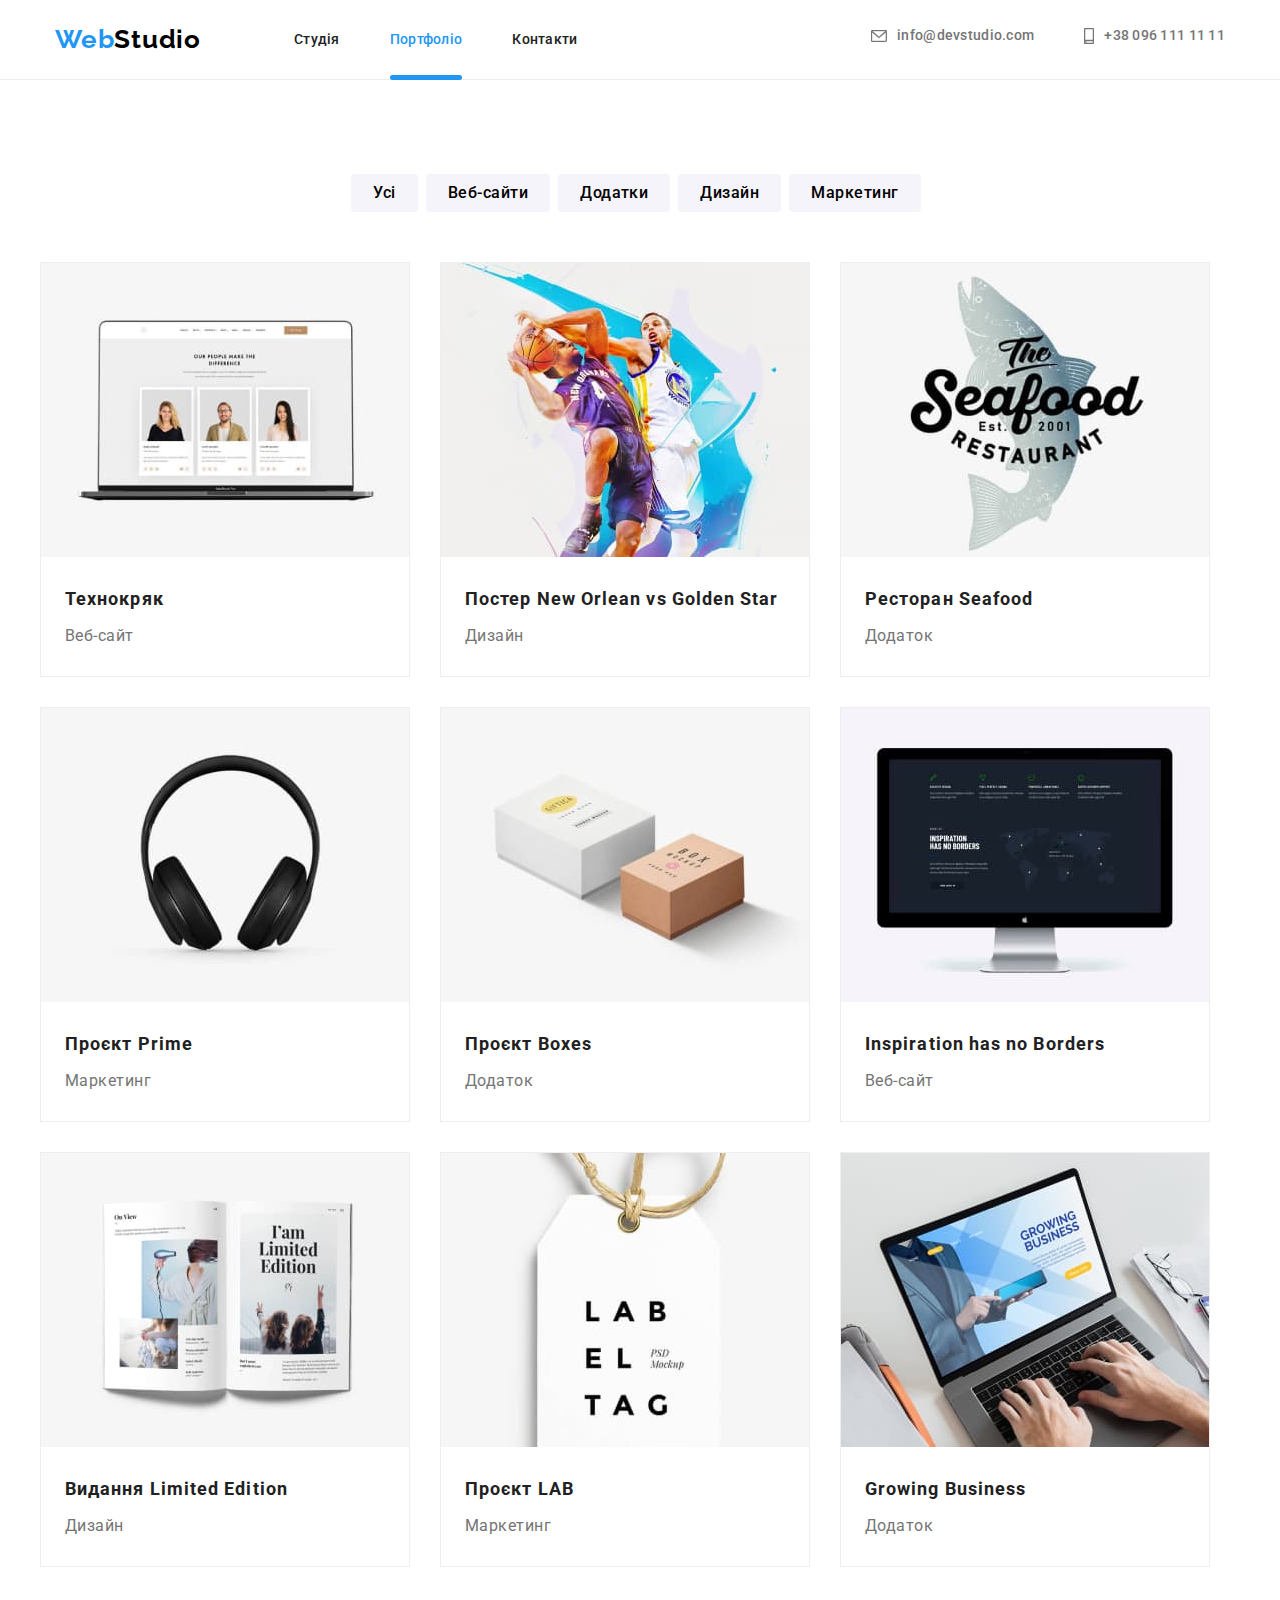
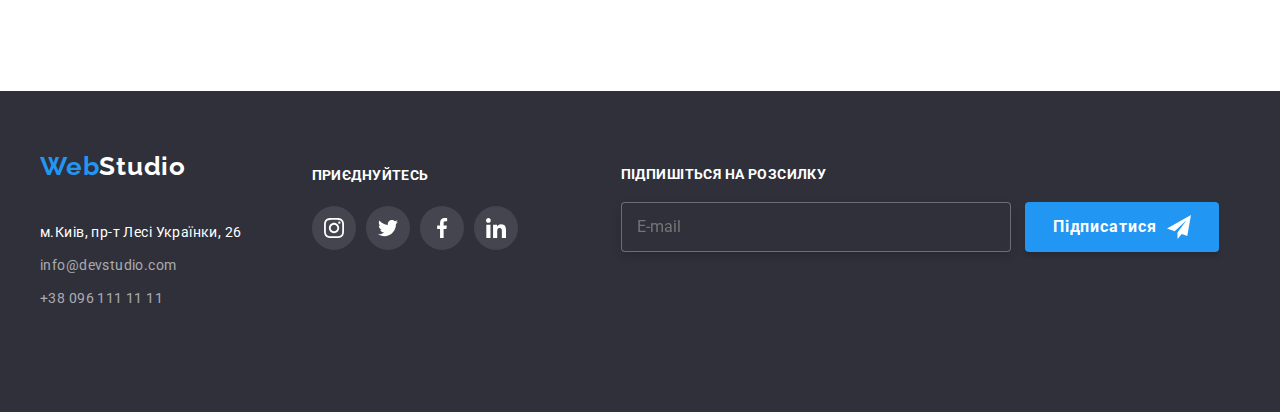
<file: portfolio.html>
<!DOCTYPE html>
<html lang="en">
<head>
  <link rel="preconnect" href="https://fonts.googleapis.com">
  <link rel="preconnect" href="https://fonts.gstatic.com" crossorigin>
  <link href="https://fonts.googleapis.com/css2?family=Raleway:wght@700&family=Roboto:ital,wght@0,400;0,500;0,900;1,700&display=swap" rel="stylesheet">
  <link rel="stylesheet" href="css/styles.css">
  <link rel="stylesheet" href="css/normalize.css">
  <meta charset="UTF-8">
  <meta http-equiv="X-UA-Compatible" content="IE=edge">
  <meta name="viewport" content="width=device-width, initial-scale=1.0">
  <title>Portfolio</title>
</head>
<body>
  <svg aria-hidden="true" style="position:absolute;width:0;height:0;overflow:hidden" xmlns="http://www.w3.org/2000/svg">
    <symbol id="icon-company4" viewBox="0 0 59 32"><path d="M19.529 12.905h-.001c-.834 0-1.51.601-1.51 1.342v.001c0 .741.676 1.342 1.51 1.342h.001c.834 0 1.51-.601 1.51-1.342v-.001c0-.741-.676-1.342-1.51-1.342zM30.677 12.476c-.002-1.03-.464-2.016-1.283-2.744s-1.929-1.138-3.088-1.141c-1.159.002-2.27.412-3.089 1.14s-1.281 1.715-1.283 2.745v5.678s8.742-.865 8.743-5.677v-.001zM14.957 20.017c.002.716.323 1.403.893 1.91s1.342.792 2.148.794c.806-.002 1.578-.288 2.148-.794s.891-1.193.893-1.909v-3.951s-6.083.603-6.083 3.95zm3.041.708c-.158 0-.311-.041-.442-.119s-.233-.188-.293-.318c-.06-.129-.076-.272-.045-.409s.107-.263.218-.362c.111-.099.253-.166.408-.194s.315-.013.46.04c.146.054.27.144.357.261s.134.253.134.393c0 .093-.02.186-.06.272s-.098.165-.172.23c-.074.066-.162.118-.259.154s-.201.054-.305.054v-.003zM24.145 20.335h-.587v.606h-.306v-1.484h.966v.248h-.66v.383h.587v.247zm1.47-.102c0 .146-.026.274-.077.384s-.126.195-.222.255-.206.09-.33.09c-.123 0-.233-.03-.329-.089s-.171-.143-.224-.253c-.053-.11-.08-.236-.081-.379v-.073c0-.146.026-.274.078-.385s.127-.197.223-.256c.096-.06.207-.09.33-.09s.233.03.329.09c.096.059.171.144.223.256s.079.239.079.384v.066zm-.31-.067c0-.156-.028-.274-.084-.355s-.135-.121-.238-.121c-.103 0-.182.04-.237.12s-.084.196-.085.351v.072c0 .151.028.269.084.353s.136.125.241.125c.103 0 .181-.04.236-.12s.083-.198.084-.353v-.072zm1.301.386c0-.058-.02-.102-.061-.133s-.114-.064-.22-.098c-.106-.035-.19-.069-.252-.102-.168-.091-.253-.214-.253-.368 0-.08.022-.151.067-.214s.11-.112.195-.148c.085-.035.18-.053.285-.053s.2.019.283.058c.083.038.147.092.193.162s.069.149.069.238h-.306c0-.068-.021-.121-.064-.158s-.103-.057-.18-.057c-.075 0-.133.016-.174.048s-.062.073-.062.124c0 .048.024.089.072.121s.121.063.215.092c.174.052.301.117.38.195s.119.174.119.289c0 .128-.049.229-.146.303s-.228.109-.392.109c-.114 0-.218-.021-.312-.062s-.165-.099-.215-.172c-.049-.073-.073-.157-.073-.253h.307c0 .164.098.246.293.246.073 0 .129-.015.17-.044s.061-.071.061-.124zm1.632-.847h-.454v1.236h-.306v-1.236h-.448v-.248h1.209v.248zm1.068.594h-.587v.397h.689v.246h-.995v-1.484h.993v.248h-.687v.354h.587v.239zm.83.099h-.244v.543h-.306v-1.484h.551c.175 0 .31.039.406.117s.143.189.143.331c0 .101-.022.186-.066.254s-.11.121-.199.161l.321.606v.014h-.328l-.278-.543zm-.243-.247h.247c.077 0 .136-.019.178-.058s.063-.093.063-.162c0-.07-.02-.125-.06-.165s-.1-.06-.182-.06h-.246v.445zm1.852.268v.523h-.306v-1.484h.579c.111 0 .209.02.294.061s.15.099.196.174c.045.075.068.16.068.256 0 .145-.05.26-.15.344s-.237.125-.413.125h-.268zm0-.248h.273c.081 0 .142-.019.184-.057s.064-.092.064-.163c0-.073-.021-.131-.064-.176s-.102-.068-.177-.069h-.28v.466zm1.934.128h-.587v.397h.689v.246h-.995v-1.484h.993v.248h-.687v.354h.587v.239zm1.419-.594h-.455v1.236h-.306v-1.236h-.448v-.248h1.209v.248zm1.068.594h-.587v.397h.689v.246h-.994v-1.484h.992v.248h-.687v.354h.587v.239zm.83.099h-.243v.543h-.306v-1.484h.551c.175 0 .31.039.406.117s.143.189.143.331c0 .101-.022.186-.066.254s-.11.121-.199.161l.321.606v.014h-.328l-.278-.543zm-.243-.247H37c.077 0 .136-.019.178-.058s.063-.093.063-.162c0-.07-.02-.125-.06-.165s-.1-.06-.182-.06h-.246v.445zm1.796.401c0-.058-.021-.102-.061-.133s-.114-.064-.22-.098c-.106-.035-.19-.069-.251-.102-.169-.091-.253-.214-.253-.368 0-.08.022-.151.067-.214s.111-.112.195-.148c.085-.035.18-.053.285-.053.106 0 .2.019.283.058s.147.092.192.162c.046.07.07.149.07.238h-.306c0-.068-.022-.121-.064-.158s-.103-.057-.18-.057c-.075 0-.133.016-.174.048s-.062.073-.062.124c0 .048.024.089.072.121s.121.063.215.092c.174.052.301.117.38.195s.119.174.119.289c0 .128-.049.229-.146.303s-.228.109-.392.109c-.114 0-.218-.021-.312-.062s-.165-.099-.215-.172c-.049-.073-.073-.157-.073-.253h.307c0 .164.098.246.294.246.073 0 .129-.015.17-.044s.061-.071.061-.124z"/></symbol><symbol id="icon-company1" viewBox="0 0 59 32"><path d="m24.348 8 2.438 2.308-4.524-.003v11.196h11.826V17.22l2.435 2.305V8H24.349zm9.632 8.949-6.911-6.543h6.911v6.543zm-2.146 2.914h-7.702v-7.53h.544v7.02h7.157v.51zm-5.883 3.128-.285.586-.285-.586h-.239l.415.781v.455h.216v-.455l.414-.781h-.238zm.357 1.236.1-.288h.479l.101.288h.224l-.468-1.236h-.193l-.467 1.236h.223zm.34-.974.179.513h-.358l.179-.513zm1.133.484c-.031.048-.047.1-.047.157 0 .104.037.189.11.254s.172.097.294.097.228-.033.316-.099l.07.082h.239l-.182-.215c.071-.097.107-.222.107-.374h-.179c0 .083-.017.159-.052.227l-.239-.282.084-.061c.059-.043.102-.086.128-.129s.039-.091.039-.143c0-.078-.029-.143-.087-.196s-.131-.08-.221-.08c-.1 0-.179.028-.238.085s-.088.133-.088.229c0 .04.009.081.028.123s.053.094.101.155c-.092.066-.153.123-.184.171zm.558.273c-.061.046-.126.07-.195.07-.062 0-.111-.018-.148-.053s-.055-.082-.055-.139c0-.066.034-.125.102-.177l.026-.019.27.318zm-.222-.548c-.058-.072-.087-.132-.087-.179 0-.041.012-.076.036-.103s.056-.041.096-.041c.037 0 .068.012.093.035s.037.05.037.082c0 .049-.018.089-.053.12l-.026.021-.094.065zm2.013.672c.085-.074.134-.177.146-.309h-.214c-.011.088-.038.151-.081.189s-.106.057-.19.057c-.092 0-.162-.035-.211-.105s-.071-.172-.071-.306v-.11c.001-.132.027-.232.076-.3s.122-.103.216-.103c.08 0 .141.02.183.059s.068.103.078.192h.214c-.014-.135-.062-.24-.145-.314s-.193-.111-.329-.111c-.101 0-.191.024-.268.072s-.136.117-.177.206c-.041.089-.062.192-.062.308v.115c.002.114.023.214.064.3s.099.153.173.2c.075.046.162.07.261.07.141 0 .254-.037.339-.11zm1.262-.173c.042-.092.063-.198.063-.319v-.069c-.001-.121-.022-.226-.065-.317s-.103-.161-.181-.209c-.078-.049-.167-.073-.267-.073s-.19.025-.268.074c-.078.049-.138.119-.181.211s-.064.199-.064.319v.07c.001.118.022.223.065.313s.104.161.182.21c.079.049.168.073.268.073.101 0 .191-.024.268-.073s.138-.119.18-.211zm-.23-.699c.052.073.078.178.078.315v.065c0 .139-.026.245-.077.318s-.124.109-.219.109c-.094 0-.168-.037-.221-.111s-.079-.179-.079-.315v-.071c.001-.133.028-.236.08-.308s.125-.11.218-.11c.095 0 .168.037.22.11z"/></symbol><symbol id="icon-company2" viewBox="0 0 59 32"><path d="M28.561 7.629h-.047c-.073-.004-.146-.006-.219-.008h-.158c-.138 0-.279.004-.419.011-.011-.001-.021-.001-.032 0-1.268.072-2.51.389-3.658.933l-.15.073v7.701l.352-.119c.309-.106.638-.202.978-.29.921-.236 1.866-.362 2.816-.374v1.012c-.126.001-.248.004-.37.011h-.029c-.731.04-1.457.151-2.166.333-.899.225-1.766.563-2.581 1.006V8.041c.846-.494 1.758-.864 2.707-1.101.834-.215 1.691-.326 2.552-.329h.149c.178.004.351.012.514.025.429.03.854.098 1.271.203v.996c-.405-.094-.817-.156-1.232-.186-.008-.001-.017-.001-.025-.002-.086-.007-.172-.015-.252-.015zm1.753 1.018c.221.017.45.025.681.025.905-.003 1.806-.119 2.683-.344.898-.226 1.765-.564 2.58-1.007v9.701c-.847.493-1.758.864-2.708 1.101-.834.214-1.691.325-2.552.328-.652.005-1.302-.071-1.936-.228V8.459c.15.034.304.066.46.093.257.043.528.075.792.095zm4.937.076-.352.119c-.324.109-.65.206-.978.293-.956.246-1.938.371-2.924.375-.23 0-.441-.006-.645-.019l-.281-.019v7.922l.241.021c.224.019.454.029.686.029.777-.003 1.55-.103 2.303-.298.62-.155 1.222-.372 1.799-.647l.151-.073V8.722zM23.561 21.291c-.051-.052-.112-.094-.179-.121s-.14-.04-.213-.037c-.077-.001-.154.013-.226.042-.066.026-.126.066-.176.116s-.088.111-.113.177c-.028.069-.041.144-.041.218v1.32c-.003.093.015.186.052.271.031.068.076.128.132.177.053.044.115.076.181.094.064.018.13.027.197.027.073.001.146-.015.213-.046.066-.029.126-.07.176-.122.049-.051.088-.111.115-.177.028-.067.043-.138.042-.21v-.148h-.345v.118c.001.04-.006.08-.02.118-.011.028-.028.053-.05.074-.021.017-.046.03-.072.038-.023.008-.048.012-.072.012-.031.004-.062-.001-.09-.014s-.053-.032-.071-.057c-.033-.053-.048-.115-.046-.177v-1.23c-.002-.068.012-.136.042-.197.018-.028.043-.05.073-.064s.063-.019.096-.015c.03-.001.059.005.086.018s.05.032.068.056c.039.051.059.113.057.177v.114h.341v-.134c.001-.079-.014-.157-.042-.231-.025-.069-.065-.132-.115-.186zM25.61 21.276c-.11-.093-.249-.144-.392-.145-.07 0-.14.013-.206.037-.067.024-.129.061-.182.108-.057.051-.103.114-.134.185-.035.081-.052.168-.05.256v1.266c-.002.089.015.177.05.259.031.068.077.128.134.177.053.049.115.087.182.111.066.024.136.037.206.037s.14-.013.206-.037c.069-.025.132-.063.187-.111s.099-.11.13-.177c.035-.082.053-.17.05-.259v-1.266c.002-.088-.015-.175-.05-.256-.031-.07-.075-.133-.13-.185zm-.161 1.706c.003.034-.002.068-.014.099s-.031.06-.055.084c-.046.038-.103.059-.162.059s-.117-.021-.162-.059c-.024-.023-.043-.052-.055-.084s-.017-.066-.014-.099v-1.266c-.003-.034.002-.068.014-.099s.031-.06.055-.084c.046-.038.103-.059.162-.059s.117.021.162.059c.024.023.043.052.055.084s.017.066.014.099v1.266zM28.302 23.548v-2.396h-.332l-.436 1.268h-.006l-.439-1.268h-.328v2.396h.342V22.09h.006l.335 1.03h.171l.338-1.03h.006v1.458h.342zM30.246 21.32c-.053-.059-.119-.104-.194-.131-.08-.026-.164-.039-.248-.037h-.509v2.396h.341v-.936h.176c.107.005.213-.018.308-.065.078-.043.142-.106.187-.183.039-.064.066-.135.078-.209.013-.09.02-.181.018-.272.003-.115-.008-.23-.033-.342-.023-.083-.066-.159-.126-.22zm-.176.73c-.001.043-.012.086-.032.125-.02.037-.05.066-.088.084-.051.023-.106.033-.161.03h-.156v-.815h.176c.053-.003.106.008.154.03.035.02.063.051.08.088.019.042.029.087.03.134v.159c0 .056.003.113 0 .165h-.003zM31.864 21.152h-.28l-.528 2.396h.341l.1-.515h.465l.1.515h.341l-.541-2.396zm-.315 1.554.168-.869h.006l.167.869h-.341zM34.069 22.595h-.006l-.516-1.443h-.328v2.396h.341v-1.441h.007l.522 1.441h.321v-2.396h-.341v1.443zM36.156 21.152l-.275.953h-.007l-.274-.953h-.362l.469 1.383v1.013h.342v-1.013l.469-1.383h-.361zM22.609 24.224h.165v.462h.112v-.462h.164v-.095h-.44v.095zM23.992 24.13l-.216.556h.119l.046-.126h.222l.047.126h.121l-.221-.556h-.119zm-.018.336.076-.206.076.206h-.151zM25.359 24.481h.128v.072c-.038.03-.084.047-.132.047-.022.001-.045-.003-.065-.012s-.039-.023-.053-.041c-.029-.042-.044-.093-.041-.145 0-.124.054-.186.16-.186.028-.003.056.005.079.021s.04.04.047.068l.11-.021c-.024-.109-.102-.164-.236-.164-.072-.002-.141.024-.194.072-.028.028-.05.061-.064.098s-.019.077-.017.116c-.003.076.022.151.071.209.027.028.06.05.097.064s.076.02.114.017c.087.002.172-.029.236-.088v-.219h-.241v.094zM26.756 24.13h-.113v.556h.39v-.095h-.277v-.462zM27.937 24.13h-.113v.556h.113v-.556zM29.091 24.501l-.228-.372h-.109v.556h.105v-.363l.224.363h.112v-.556h-.103v.372zM30.135 24.441h.277v-.095h-.277v-.122h.298v-.095h-.411v.556h.422v-.095h-.31v-.15zM32.665 24.349h-.219v-.219h-.112v.556h.112v-.243h.219v.243h.112v-.556h-.112v.219zM33.715 24.441h.278v-.095h-.278v-.122h.299v-.095h-.411v.556h.421v-.095h-.31v-.15zM35.138 24.441c.097-.015.146-.066.146-.155.003-.024-.001-.048-.01-.069s-.025-.041-.044-.054c-.05-.025-.106-.037-.163-.033h-.236v.556h.112v-.233h.022c.024-.001.048.003.07.012.016.01.03.024.04.041l.121.177h.134l-.068-.109c-.03-.054-.072-.099-.123-.134zm-.112-.077h-.082v-.14h.088c.038-.003.077.001.113.013.008.007.015.016.019.026s.006.021.006.032-.003.021-.008.031-.013.018-.021.024c-.037.011-.075.016-.114.013zM36.212 24.441h.277v-.095h-.277v-.122h.299v-.095h-.412v.556h.422v-.095h-.31v-.15z"/></symbol><symbol id="icon-company3" viewBox="0 0 59 32"><path d="M23.793 22.644c.006 0 .011.001.016.003s.01.005.013.008l.076.073c-.059.059-.132.106-.213.138-.096.035-.199.052-.302.049-.098.002-.194-.014-.285-.046-.081-.03-.154-.074-.214-.13-.061-.058-.108-.127-.138-.201-.033-.083-.05-.17-.048-.258-.001-.088.016-.176.052-.259.033-.075.083-.143.147-.201.065-.057.142-.101.228-.131.093-.031.193-.047.293-.046.093-.002.186.012.272.042.075.028.144.068.204.116l-.064.077c-.004.005-.01.01-.016.014-.008.004-.017.006-.026.006s-.019-.003-.027-.008l-.034-.021-.047-.026c-.02-.01-.042-.018-.064-.026-.028-.009-.057-.016-.086-.021-.037-.006-.075-.009-.113-.008-.072-.001-.144.011-.211.035-.062.022-.119.055-.165.097-.047.045-.084.098-.107.155-.027.066-.04.135-.039.204-.001.071.012.141.039.208.023.057.059.109.105.154.043.042.097.075.157.096.062.022.128.034.195.033.039.001.077-.002.116-.007.063-.007.123-.026.175-.055.027-.015.052-.032.075-.051.01-.008.023-.013.036-.013zM25.984 22.28c.001.087-.016.174-.051.256-.031.074-.08.142-.143.199s-.14.101-.224.131c-.186.062-.391.062-.577 0-.084-.03-.16-.074-.223-.131-.063-.058-.112-.126-.144-.201-.068-.166-.068-.347 0-.513.032-.075.081-.143.144-.202.064-.055.139-.098.223-.126.185-.063.391-.063.577 0 .084.03.16.074.224.131s.111.125.143.199c.035.082.052.17.051.258zm-.199 0c.002-.07-.011-.14-.036-.206-.021-.057-.056-.109-.102-.154-.044-.042-.099-.076-.16-.097-.135-.045-.284-.045-.419 0-.061.022-.116.055-.16.097-.046.044-.081.097-.102.154-.048.134-.048.278 0 .412.021.057.056.11.102.154.045.042.099.075.16.096.135.044.284.044.419 0 .061-.021.116-.054.16-.096.046-.045.08-.097.102-.154.025-.066.038-.136.036-.206zM27.479 22.496l.02.046c.008-.017.014-.031.022-.046s.015-.031.025-.045l.485-.765c.009-.013.018-.021.027-.024.013-.003.026-.005.04-.004h.143v1.245h-.17V21.949c0-.014-.001-.029 0-.043l-.487.776c-.006.012-.016.021-.029.028s-.027.01-.042.01h-.027c-.015 0-.029-.003-.042-.01s-.022-.017-.028-.028l-.502-.781v.999h-.164v-1.242h.143c.013-.001.027.001.04.004.012.005.021.014.027.024l.495.766c.01.014.018.029.025.044zM29.302 22.434v.466h-.19v-1.243h.423c.08-.001.159.008.236.027.061.015.118.042.167.077.042.034.075.075.095.122.022.051.033.105.032.159.001.055-.011.109-.035.159-.023.048-.058.09-.102.124-.049.037-.106.066-.168.082-.074.021-.151.03-.229.029l-.23-.003zm0-.134h.23c.05.001.099-.006.147-.019.039-.011.075-.03.106-.054.029-.023.051-.051.064-.082.016-.033.023-.069.023-.105.002-.035-.004-.069-.019-.101s-.037-.061-.066-.085c-.072-.049-.163-.073-.255-.067h-.23v.512zM31.851 22.902h-.15c-.015 0-.03-.004-.042-.012-.011-.008-.019-.018-.025-.029l-.129-.301h-.648l-.134.301c-.005.011-.013.021-.024.028-.012.008-.027.013-.043.012h-.15l.569-1.245h.197l.577 1.245zm-.938-.463h.535l-.226-.507c-.017-.038-.031-.077-.043-.117l-.022.065c-.007.02-.014.038-.021.053l-.224.506zM32.671 21.662c.011.005.021.013.028.022l.83.939v-.967h.17v1.245h-.095c-.014 0-.027-.002-.039-.007s-.022-.014-.03-.023l-.829-.938c.001.014.001.029 0 .043s0 .026 0 .038v.887h-.17v-1.245h.101c.012 0 .023.002.034.006zM35.097 22.407v.494h-.19v-.494l-.525-.75h.17c.015-.001.029.003.041.011.01.008.019.017.026.028l.328.484c.013.021.025.04.034.058s.017.035.024.053l.024-.054c.009-.02.02-.039.032-.057l.323-.487c.007-.01.015-.019.025-.026.011-.009.026-.013.041-.012h.171l-.525.753zM27.385 19.567c.082.009.166.017.25.023 1.28-.497 2.362-1.311 3.112-2.34s1.134-2.227 1.105-3.445l-1.41-1.225c.287 1.296.153 2.637-.387 3.871s-1.464 2.313-2.67 3.117z"/><path d="m26.881 19.51.038.007c1.288-.801 2.271-1.919 2.82-3.209s.64-2.695.261-4.031l-2.009-1.745c.812 1.434 1.139 3.04.943 4.629s-.908 3.098-2.053 4.35zM33.693 15.244c-.341 1.338-1.17 2.545-2.363 3.441-.349.263-.724.498-1.123.7.972-.248 1.865-.687 2.61-1.282s1.324-1.332 1.69-2.152l-.815-.707z"/><path d="m33.374 15.047-1.16-1.008c-.022 1.149-.398 2.272-1.089 3.252s-1.671 1.781-2.838 2.321h.006c.26 0 .52-.014.779-.04 1.091-.387 2.055-1.003 2.806-1.792s1.265-1.728 1.497-2.732zM27.049 9.795l-1.384-1.204c-1.237.415-2.301 1.145-3.052 2.095s-1.156 2.074-1.159 3.226c.005 1.273.498 2.508 1.401 3.511s2.166 1.714 3.588 2.022c1.269-1.343 2.012-3.003 2.121-4.739s-.422-3.456-1.515-4.911zM36.57 14.862c-.005-1.51-.698-2.958-1.927-4.026s-2.895-1.67-4.633-1.674c-.803-.001-1.6.128-2.349.38l8.471 7.36c.29-.651.439-1.342.438-2.04z"/></symbol><symbol id="icon-company5" viewBox="0 0 59 32"><path d="M20.437 21.125c.085.096.13.216.128.34.004.081-.011.161-.045.235s-.086.141-.152.194c-.165.114-.369.169-.575.157h-1.01v-2.154h.989c.195-.012.389.039.548.143.064.049.114.111.148.181s.048.146.044.222c.006.119-.035.236-.115.329-.077.086-.183.145-.301.168.134.022.255.088.341.184zm-1.184-.325h.423c.096.006.192-.019.269-.072.032-.026.056-.059.072-.096s.022-.076.019-.115c.003-.039-.003-.078-.019-.114s-.04-.069-.071-.096c-.08-.054-.178-.08-.277-.073h-.416v.565zm.733.826c.034-.027.061-.061.078-.099s.025-.079.022-.12c.003-.042-.005-.083-.023-.121s-.045-.072-.079-.1c-.083-.056-.184-.084-.287-.078h-.444v.592h.449c.101.005.201-.021.284-.075zM22.459 22.051l-.55-.842h-.207v.842h-.473v-2.154h.896c.226-.014.449.051.624.183.125.117.201.271.213.434s-.04.325-.146.457c-.111.116-.262.193-.427.219l.586.861h-.515zm-.757-1.135h.387c.269 0 .403-.109.403-.326.003-.044-.005-.089-.022-.131s-.043-.08-.077-.111c-.085-.065-.194-.096-.305-.087h-.392l.005.655zM25.047 21.618h-.943l-.167.433h-.496l.866-2.129h.537l.863 2.129h-.496l-.163-.433zm-.126-.327-.345-.909-.345.909h.689zM28.286 22.051h-.47l-1.054-1.464v1.464h-.469v-2.154h.469l1.054 1.473v-1.473h.47v2.154zM30.968 21.536c-.097.163-.245.295-.425.38-.205.095-.432.141-.661.136h-.837v-2.154h.837c.229-.005.455.04.661.133.18.083.328.214.425.376.097.175.147.369.147.565s-.05.39-.147.565zm-.538-.052c.134-.143.208-.325.208-.514s-.074-.371-.208-.514c-.162-.13-.374-.195-.588-.183h-.326v1.394h.326c.215.012.426-.053.588-.183zM25.341 7.919s6.066 2.097 5.937 5.131v5.132s-6.061-2.098-5.935-5.132l-.002-5.131zM36.682 16.98c1.146-.722 2.471-1.169 3.854-1.3v-1.607c-1.594.562-2.946 1.582-3.854 2.907z"/><path d="M35.994 17.464c.937-1.729 2.563-3.063 4.542-3.727V9.108s-8.638 2.987-8.456 7.308v7.306s.385-.134.99-.384c0-.234 0-.469.028-.706.179-2.006 1.22-3.865 2.896-5.168z"/><path d="M35.172 20.178c.045-.507.146-1.008.302-1.496-1.043 1.125-1.675 2.522-1.806 3.993-.013.139-.02.278-.023.421.491-.216 1.062-.485 1.661-.802-.153-.696-.198-1.408-.134-2.116zM35.515 20.205c-.057.64-.022 1.284.107 1.916 2.36-1.293 5.012-3.291 4.91-5.705v-.21c-1.686.173-3.264.848-4.49 1.921-.287.665-.464 1.366-.526 2.079z"/></symbol><symbol id="icon-company6" viewBox="0 0 59 32"><path d="M29.713 15.098c-.154-.205-.228-.448-.21-.692v-1.003c0-.307.07-.541.209-.701s.379-.239.718-.239c.319 0 .546.068.679.204.146.174.217.386.201.6v.236h-.571v-.239c.002-.078-.003-.156-.017-.234-.008-.053-.037-.102-.082-.139-.059-.04-.132-.059-.207-.054-.078-.005-.156.015-.217.057-.05.041-.083.095-.095.153-.016.082-.024.165-.022.248v1.217c-.009.117.016.235.073.342.028.036.068.065.114.083s.097.025.147.019c.073.005.146-.015.202-.055.047-.04.076-.092.085-.148.013-.081.019-.162.018-.244v-.247h.571v.225c.016.223-.053.445-.197.63-.131.149-.355.223-.683.223s-.577-.08-.717-.245zM32.089 15.109c-.144-.156-.216-.384-.216-.685v-1.055c0-.298.072-.523.216-.676s.385-.229.723-.229c.336 0 .575.076.72.229s.217.379.217.676v1.055c0 .298-.073.526-.22.684s-.385.236-.717.236c-.332 0-.578-.08-.723-.235zm.989-.253c.052-.098.075-.205.069-.312v-1.292c.007-.105-.017-.21-.067-.306-.029-.037-.069-.066-.117-.084s-.099-.024-.151-.018c-.051-.006-.103 0-.151.018s-.088.047-.117.084c-.052.095-.075.201-.069.306v1.298c-.007.107.016.215.069.312.033.033.074.059.12.077s.096.027.147.027c.051 0 .101-.009.147-.027s.087-.044.12-.077v-.006zM34.436 12.495h.614l.462 1.946.473-1.946h.598l.061 2.809h-.442l-.047-1.952-.456 1.952h-.354l-.473-1.96-.044 1.96h-.447l.056-2.809zM37.332 12.495h.957c.551 0 .827.266.827.798 0 .509-.29.764-.871.763h-.326v1.249h-.591l.003-2.809zm.818 1.201c.058.006.118.002.174-.014s.107-.041.151-.075c.068-.095.098-.206.085-.317.003-.086-.007-.171-.029-.255-.008-.028-.023-.054-.043-.077s-.046-.042-.074-.057c-.082-.034-.173-.049-.264-.045h-.229v.839h.229zM39.968 12.495h.635l.651 2.809h-.551l-.129-.648h-.566l-.133.648h-.559l.651-2.809zm.543 1.836-.221-1.179-.221 1.179h.442zM41.78 12.495h.414l.792 1.603v-1.603h.49v2.809h-.393l-.797-1.673v1.673h-.507l.001-2.809zM44.624 14.233l-.658-1.734h.554l.402 1.114.377-1.114h.543l-.65 1.734v1.071h-.567v-1.071zM30.625 16.533v.147h-.482v1.142h-.202V16.68h-.484v-.147h1.169zM32.137 17.821h-.156c-.016.001-.031-.003-.044-.012-.012-.007-.021-.018-.026-.03l-.139-.306h-.669l-.139.306c-.004.013-.011.025-.021.035-.012.009-.028.013-.044.012h-.156l.591-1.288h.206l.598 1.283zm-.979-.478h.558l-.236-.524c-.017-.04-.032-.08-.044-.121-.008.024-.015.048-.022.068l-.021.054-.234.523zM33.155 17.695c.037.002.074.002.111 0 .032-.003.064-.008.095-.015.029-.006.057-.014.085-.023.026-.009.052-.02.079-.032v-.29h-.236c-.006 0-.012 0-.017-.002s-.011-.004-.015-.008c-.004-.003-.007-.006-.009-.011s-.003-.008-.003-.013v-.099h.458v.494c-.037.023-.077.044-.118.061s-.086.033-.131.044c-.048.012-.098.021-.148.027-.057.006-.115.008-.172.008-.102.001-.203-.015-.298-.048-.088-.031-.169-.077-.236-.135-.066-.059-.118-.128-.152-.204-.037-.085-.056-.176-.054-.267-.001-.092.017-.183.053-.269.034-.076.086-.146.152-.204s.148-.103.236-.134c.101-.033.209-.049.317-.048.055 0 .11.004.164.011.048.007.095.018.141.033.041.013.081.03.118.051s.071.043.103.067l-.057.08c-.004.007-.011.013-.019.018s-.017.007-.027.007c-.013 0-.026-.004-.037-.01-.018-.008-.037-.018-.058-.031-.025-.014-.052-.025-.079-.035-.035-.012-.072-.022-.109-.029-.05-.008-.1-.012-.15-.011-.078-.001-.155.011-.228.036-.066.023-.125.058-.174.102-.049.046-.086.101-.11.16-.053.14-.053.29 0 .43.026.061.066.116.118.162.048.044.107.079.173.102.075.022.155.031.234.026zM35.039 17.674h.645v.147h-.842v-1.288h.202l-.005 1.142zM36.355 17.821h-.202v-1.288h.202v1.288zM37.106 16.539c.012.006.023.014.031.023l.864.971c-.001-.015-.001-.031 0-.046V16.527h.176v1.294h-.102c-.015.001-.03-.001-.044-.007-.012-.006-.023-.015-.032-.024l-.863-.97v1.002h-.169v-1.289h.105c.011 0 .023.002.033.006zM39.665 16.533v.142h-.716v.425h.58v.137h-.58v.44h.716v.142h-.924v-1.285h.924zM18.491 8.576l8.972 2.199v7.707l-8.972-2.198V8.576zm-.575-.657v8.739l10.122 2.482v-8.738L17.916 7.919z"/><path d="m23.34 23.197-10.123-2.484v-8.739l10.123 2.483v8.74z"/><path d="m18.083 8.477 8.855 2.172-3.766 3.252-8.856-2.173 3.767-3.251zm-.167-.558-4.698 4.056 10.123 2.483 4.697-4.056-10.122-2.483zM23.91 22.706l4.127-3.564-4.127-1.013v4.577z"/></symbol><symbol id="icon-mail" viewBox="0 0 43 32"><path d="M38.667 0H4C1.794 0 0 1.794 0 4v24c0 2.206 1.794 4 4 4h34.667c2.206 0 4-1.794 4-4V4c0-2.206-1.794-4-4-4zm0 2.667c.181 0 .353.038.511.103L21.334 18.236 3.49 2.77c.158-.066.33-.103.511-.103h34.667zm0 26.666H4c-.736 0-1.333-.598-1.333-1.333V5.587L20.46 21.008c.251.217.563.326.874.326s.622-.108.874-.326L40.001 5.587V28c0 .736-.598 1.333-1.333 1.333z"/></symbol><symbol id="icon-smartphone" viewBox="0 0 20 32"><path d="M17 0H3C1.346 0 0 1.346 0 3v26c0 1.654 1.346 3 3 3h14c1.654 0 3-1.346 3-3V3c0-1.654-1.346-3-3-3zM3 2h14c.552 0 1 .448 1 1v21H2V3c0-.552.448-1 1-1zm14 28H3c-.552 0-1-.448-1-1v-3h16v3c0 .552-.448 1-1 1z"/><path d="M4.707 27.478c.391.365.391.956 0 1.321s-1.024.365-1.414 0c-.391-.365-.391-.956 0-1.321s1.024-.365 1.414 0z"/></symbol><symbol id="icon-linkedin" viewBox="0 0 32 32"><path d="M31.992 32v-.001H32V20.263c0-5.741-1.236-10.164-7.948-10.164-3.227 0-5.392 1.771-6.276 3.449h-.093v-2.913h-6.364v21.364h6.627V21.42c0-2.785.528-5.479 3.977-5.479 3.399 0 3.449 3.179 3.449 5.657v10.401h6.62zM.528 10.636h6.635V32H.528V10.636zM3.843 0C1.722 0 0 1.721 0 3.843s1.721 3.879 3.843 3.879c2.121 0 3.843-1.757 3.843-3.879C7.685 1.722 5.963 0 3.843 0z"/></symbol><symbol id="icon-insta" viewBox=" 0 0 32 32"><path d="M31.969 9.408c-.075-1.7-.35-2.869-.744-3.882-.406-1.075-1.032-2.038-1.851-2.838-.8-.813-1.769-1.444-2.832-1.844C25.523.45 24.36.175 22.66.1 20.947.019 20.403 0 16.059 0s-4.888.019-6.595.094c-1.7.075-2.869.35-3.882.744-1.075.406-2.038 1.031-2.838 1.85C1.931 3.488 1.3 4.457.9 5.52.506 6.539.231 7.702.156 9.402c-.081 1.713-.1 2.257-.1 6.601s.019 4.888.094 6.595c.075 1.7.35 2.869.744 3.882.406 1.075 1.038 2.038 1.85 2.838.8.813 1.769 1.444 2.832 1.844 1.019.394 2.182.669 3.882.744 1.706.075 2.25.094 6.595.094s4.888-.019 6.595-.094c1.7-.075 2.869-.35 3.882-.744 2.151-.832 3.851-2.532 4.682-4.682.394-1.019.669-2.182.744-3.882.075-1.707.094-2.251.094-6.595s-.006-4.888-.081-6.595zm-2.882 13.065c-.069 1.563-.331 2.407-.55 2.969-.538 1.394-1.644 2.5-3.038 3.038-.563.219-1.413.481-2.969.55-1.688.075-2.194.094-6.464.094s-4.782-.019-6.464-.094c-1.563-.069-2.407-.331-2.969-.55-.694-.256-1.325-.663-1.838-1.194-.531-.519-.938-1.144-1.194-1.838-.219-.563-.481-1.413-.55-2.969-.075-1.688-.094-2.194-.094-6.464s.019-4.782.094-6.464c.069-1.563.331-2.407.55-2.969.256-.694.663-1.325 1.2-1.838.519-.531 1.144-.938 1.838-1.194.563-.219 1.413-.481 2.969-.55 1.688-.075 2.194-.094 6.464-.094 4.276 0 4.782.019 6.464.094 1.563.069 2.407.331 2.969.55.694.256 1.325.662 1.838 1.194.531.519.938 1.144 1.194 1.838.219.563.481 1.413.55 2.969.075 1.688.094 2.194.094 6.464s-.019 4.77-.094 6.458z"/><path d="M16.059 7.783c-4.538 0-8.22 3.682-8.22 8.22s3.682 8.22 8.22 8.22c4.539 0 8.22-3.682 8.22-8.22s-3.682-8.22-8.22-8.22zm0 13.552c-2.944 0-5.332-2.388-5.332-5.332s2.388-5.332 5.332-5.332 5.332 2.388 5.332 5.332-2.388 5.332-5.332 5.332zM26.524 7.458c0 1.06-.859 1.919-1.919 1.919s-1.919-.859-1.919-1.919.859-1.919 1.919-1.919 1.919.859 1.919 1.919z"/></symbol><symbol id="icon-facebook" viewBox=" 0 0 32 32"><path d="M21.329 5.313h2.921V.225C23.746.156 22.013 0 19.994 0c-4.212 0-7.097 2.649-7.097 7.519V12H8.249v5.688h4.648V32h5.699V17.689h4.46l.708-5.688h-5.169V8.082c.001-1.644.444-2.769 2.735-2.769z"/></symbol><symbol id="icon-twitter" viewBox="0 0 32 32"><path d="M32 6.078c-1.19.522-2.458.868-3.78 1.036 1.36-.812 2.398-2.088 2.886-3.626-1.268.756-2.668 1.29-4.16 1.588C25.742 3.794 24.026 3 22.154 3c-3.632 0-6.556 2.948-6.556 6.562 0 .52.044 1.02.152 1.496-5.454-.266-10.28-2.88-13.522-6.862-.566.982-.898 2.106-.898 3.316 0 2.272 1.17 4.286 2.914 5.452-1.054-.02-2.088-.326-2.964-.808v.072c0 3.188 2.274 5.836 5.256 6.446-.534.146-1.116.216-1.72.216-.42 0-.844-.024-1.242-.112.85 2.598 3.262 4.508 6.13 4.57-2.232 1.746-5.066 2.798-8.134 2.798-.538 0-1.054-.024-1.57-.09C2.906 27.93 6.35 29 10.064 29c12.072 0 18.672-10 18.672-18.668 0-.29-.01-.57-.024-.848C30.014 8.56 31.108 7.406 32 6.078z"/></symbol><symbol id="icon-diagram" viewBox="0 0 72 32"><path fill="#f5f4fa" style="fill:var(--color2, #f5f4fa)" d="M1.067 0h69.867c.589 0 1.067.478 1.067 1.067v29.867c0 .589-.478 1.067-1.067 1.067H1.067C.478 32.001 0 31.523 0 30.934V1.067C0 .478.478 0 1.067 0z"/><path fill="#2196f3" style="fill:var(--color4, #2196f3)" d="M35.373 15.396h.622v2.799h-.622v-2.799zM37.861 16.64h.622v1.555h-.622V16.64zM32.886 17.573h.622v.622h-.622v-.622zM31.02 17.262h.622v.933h-.622v-.933z"/><path fill="#212121" style="fill:var(--color3, #212121)" d="M27.599 23.17h14.926c.515 0 .933-.418.933-.933v-1.244c0-.515-.418-.933-.933-.933h-.311v-7.754l1.766-1.673c.41.202.906.079 1.174-.291s.231-.88-.089-1.207-.829-.375-1.205-.115c-.376.26-.51.754-.317 1.168l-1.331 1.262v-.717c0-.515-.418-.933-.933-.933H28.841c-.515 0-.933.418-.933.933v9.328h-.311c-.515 0-.933.418-.933.933v1.244c0 .515.418.933.933.933zM44.391 9.488c.172 0 .311.139.311.311s-.139.311-.311.311-.311-.139-.311-.311.139-.311.311-.311zm-15.859 1.244c0-.172.139-.311.311-.311h12.438c.172 0 .311.139.311.311v1.306l-.622.591v-1.275c0-.172-.139-.311-.311-.311H29.465c-.172 0-.311.139-.311.311v7.774c0 .172.139.311.311.311h11.194c.171 0 .311-.139.311-.311v-5.643l.622-.589v7.165h-13.06v-9.328zm2.799 4.042c-.421-.001-.79.279-.902.685s.061.836.423 1.05c.362.215.822.161 1.125-.132l1.081.542c.126.063.278.033.371-.072l2.298-2.585 2.259 1.692c.121.091.29.081.4-.023l1.963-1.859v4.743H29.777v-7.152h10.572v1.552l-2.2 2.083-2.278-1.707c-.129-.097-.311-.079-.419.042l-2.329 2.621-.871-.435c.006-.037.01-.075.012-.113 0-.515-.418-.933-.933-.933zm.311.933c0 .172-.139.311-.311.311s-.311-.139-.311-.311.139-.311.311-.311.311.139.311.311zm1.865 4.975h3.11v.311c0 .172-.139.311-.311.311h-2.488c-.172 0-.311-.139-.311-.311v-.311zm-6.218.311c0-.172.139-.311.311-.311h5.286v.311c0 .515.418.933.933.933h2.488c.515 0 .933-.418.933-.933v-.311h5.286c.172 0 .311.139.311.311v1.244c0 .172-.139.311-.311.311H27.6c-.172 0-.311-.139-.311-.311v-1.244z"/></symbol><symbol id="icon-clock" viewBox="0 0 72 32"><path fill="#f5f4fa" style="fill:var(--color2, #f5f4fa)" d="M1.067 0h69.867c.589 0 1.067.478 1.067 1.067v29.867c0 .589-.478 1.067-1.067 1.067H1.067C.478 32.001 0 31.523 0 30.934V1.067C0 .478.478 0 1.067 0z"/><path fill="#212121" style="fill:var(--color3, #212121)" d="M44.923 15.592c-.001-4.931-3.999-8.927-8.93-8.926s-8.927 3.999-8.926 8.93c.001 3.884 2.512 7.321 6.212 8.503.035.011.072.017.109.017.07 0 .139-.019.2-.055.079-.047.138-.121.165-.208l2.255-7.146c.616-.003 1.113-.505 1.11-1.122s-.505-1.113-1.122-1.11c-.166.001-.329.039-.478.112l-2.978-2.979c-.148-.143-.383-.139-.526.009-.139.144-.139.373 0 .517l2.977 2.98c-.228.466-.098 1.029.313 1.347l-2.148 6.809c-4.245-1.564-6.419-6.273-4.855-10.518s6.273-6.419 10.519-4.855c4.245 1.564 6.419 6.273 4.855 10.518-.764 2.074-2.334 3.752-4.353 4.651l-.232-1.093c-.042-.201-.24-.329-.441-.287-.063.014-.122.043-.171.086L36.24 23.77c-.154.137-.167.372-.031.525.045.05.102.087.165.107l2.858.912c.195.063.405-.045.468-.24.02-.062.023-.128.01-.191l-.228-1.073c3.304-1.393 5.449-4.633 5.442-8.219zm-8.928-.372c.205 0 .372.167.372.372s-.167.372-.372.372c-.206 0-.372-.166-.372-.372s.166-.372.372-.372zm1.226 8.671 1.274-1.136.352 1.657-1.626-.52z"/><path fill="#2196f3" style="fill:var(--color4, #2196f3)" d="M35.623 8.525v.744c0 .206.166.372.372.372s.372-.166.372-.372v-.744c0-.205-.167-.372-.372-.372s-.372.167-.372.372zM28.928 15.22c-.206 0-.372.167-.372.372s.166.372.372.372h.744c.205 0 .372-.166.372-.372s-.167-.372-.372-.372h-.744zM43.063 15.964c.205 0 .372-.166.372-.372s-.167-.372-.372-.372h-.744c-.205 0-.372.167-.372.372s.167.372.372.372h.744z"/></symbol><symbol id="icon-astronaut" viewBox="0 0 72 32"><path fill="#f5f4fa" style="fill:var(--color2, #f5f4fa)" d="M1.067 0h69.867c.589 0 1.067.478 1.067 1.067v29.867c0 .589-.478 1.067-1.067 1.067H1.067C.478 32.001 0 31.523 0 30.934V1.067C0 .478.478 0 1.067 0z"/><path fill="#2196f3" style="fill:var(--color4, #2196f3)" d="M45.318 9.306c-.037-.112-.134-.194-.251-.212l-1.114-.162-.499-1.01c-.105-.213-.453-.213-.558 0l-.499 1.01-1.115.162c-.117.017-.214.099-.251.212s-.006.236.079.319l.807.786-.19 1.11c-.02.117.028.235.123.304.097.07.223.079.328.024l.997-.524.997.524c.046.024.095.036.145.036.064 0 .129-.02.183-.059.096-.07.144-.188.123-.304l-.19-1.11.807-.786c.085-.083.115-.206.079-.319zm-1.436.774c-.073.071-.107.175-.089.275l.111.65-.583-.307c-.045-.024-.095-.036-.145-.036s-.099.012-.145.036l-.583.307.111-.65c.018-.101-.016-.204-.089-.275l-.473-.46.653-.095c.101-.015.189-.078.234-.17l.292-.591.292.591c.046.092.133.156.234.17l.653.095-.472.46zM41.911 18.638h-.622v.622h.622v-.622zM41.911 19.882h-.622v.622h.622v-.622zM42.533 19.26h-.622v.622h.622v-.622zM41.289 19.26h-.622v.622h.622v-.622zM39.733 22.06h-.622v.622h.622v-.622zM39.733 23.305h-.622v.622h.622v-.622zM40.356 22.682h-.622v.622h.622v-.622zM39.111 22.682h-.622v.622h.622v-.622zM36 20.816h-.622v.622H36v-.622zM36 22.06h-.622v.622H36v-.622zM36.622 21.438H36v.622h.622v-.622zM35.378 21.438h-.622v.622h.622v-.622zM30.089 10.238h-.622v.622h.622v-.622zM30.089 11.482h-.622v.622h.622v-.622zM30.711 10.86h-.622v.622h.622v-.622zM29.467 10.86h-.622v.622h.622v-.622z"/><path fill="#212121" style="fill:var(--color3, #212121)" d="M41.084 14.926c-.168-.226-.414-.372-.693-.411-.281-.04-.558.034-.782.205l-.73.56-1.107.827-.792-.316c1.413-.634 2.4-2.046 2.4-3.687 0-2.23-1.822-4.044-4.061-4.044s-4.061 1.814-4.061 4.044c0 .808.242 1.56.653 2.192l-1.612-.014h-.003c-.005 0-.009.002-.014.003-.031.001-.061.007-.091.018-.007.003-.015.004-.022.008-.004.002-.007.002-.011.004l-1.886.931h-.001l-1.104.531c-.012.005-.025.012-.037.021-.44.293-.59.869-.349 1.339.129.25.347.434.616.519.104.032.209.048.315.048.169 0 .336-.041.49-.123l.81-.431 1.321-.682.791-.005-3.174 3.159s-.001 0-.001.001l-.781.778c-.184.184-.286.427-.286.687s.102.504.286.688c.19.189.439.283.688.283s.498-.095.689-.283l.767-.764 1.015-.758.525.523-1.027 1.023c-.001 0-.001 0-.001.001l-.781.778c-.185.184-.286.427-.286.687s.102.504.286.688c.189.189.439.283.688.283s.499-.095.689-.283l2.031-2.022s0-.001.001-.001l.589-.583-.002-.002c.004-.004.009-.005.013-.009l3.013-3.301 2.025.288c.015.002.029.003.044.003.038 0 .074-.009.109-.022.01-.004.019-.009.029-.014.011-.006.023-.009.034-.016l1.874-1.244c.007-.005.011-.012.017-.017.007-.006.017-.008.024-.015l.742-.695c.386-.362.439-.954.124-1.378zm-13.175 2.107c-.101.054-.216.065-.326.03s-.197-.108-.249-.209c-.094-.183-.039-.406.125-.526l.766-.369.185.539.077.226-.579.308zm2.04-1.067-.903.467-.149-.436-.107-.313 1.182-.584-.023.866zm8.808-3.862c0 .536-.128 1.041-.349 1.493l-2.439-1.108c-.025-.334-.199-.627-.46-.81l.854-2.835c1.387.441 2.394 1.735 2.394 3.26zm-6.876 0c0-1.887 1.542-3.422 3.438-3.422.147 0 .292.012.435.03l-.835 2.773c-.011 0-.022-.003-.033-.003-.602 0-1.093.488-1.093 1.089s.49 1.089 1.093 1.089c.405 0 .755-.224.944-.551l2.253 1.024c-.627.844-1.63 1.394-2.763 1.394-1.896 0-3.438-1.535-3.438-3.422zm3.474.467c0 .257-.211.467-.47.467s-.47-.209-.47-.467.211-.467.47-.467.47.209.47.467zm-7.25 8.764c-.138.137-.361.136-.498 0-.066-.066-.103-.154-.103-.247s.036-.18.103-.246l.561-.559.497.494-.559.557zm1.874 2.178c-.138.137-.361.137-.499 0-.066-.066-.103-.154-.103-.247s.036-.18.103-.246l.562-.559.497.494-.56.557zm2.031-2.023s-.001 0-.001.001l-1.03 1.027-.497-.494L31.511 21s.001 0 .001-.001c.023-.023.038-.051.052-.079.004-.008.012-.015.015-.023.01-.024.011-.05.015-.075.002-.014.008-.028.008-.042 0-.021-.007-.041-.012-.062-.004-.019-.004-.038-.011-.056-.012-.029-.032-.055-.053-.08-.006-.007-.008-.016-.015-.022h-.001c-.001 0 0-.001-.001-.001l-.937-.933c-.01-.01-.023-.014-.034-.022-.017-.013-.032-.025-.051-.034s-.036-.014-.055-.019c-.02-.006-.039-.01-.06-.012-.019-.001-.037.001-.055.003-.021.002-.041.005-.061.012s-.037.016-.055.026c-.012.007-.025.009-.035.017l-1.035.772-.525-.523 1.399-1.392 2.543 2.502-.541.536zm3.978-4.093c-.009-.001-.017.002-.026.002-.023-.001-.044 0-.067.004-.018.003-.034.007-.051.012-.02.007-.038.016-.056.027s-.033.022-.049.036c-.007.006-.017.01-.023.017l-2.741 3.002-2.525-2.483 1.653-1.644c.122-.121.122-.318.001-.44-.061-.061-.142-.091-.222-.091l-1.294.008.016-.938 1.811.016c.738.755 1.767 1.225 2.906 1.225.255 0 .504-.026.746-.072.023.019.046.038.075.049l1.406.56.089.442.104.516-1.752-.249zm2.357.103-.182-.909.844-.63.552.733-1.214.806zm2.19-1.651-.489.458-.543-.721.485-.372c.091-.07.205-.098.317-.083.113.016.212.075.28.166.126.17.105.408-.05.553z"/><path fill="#212121" style="fill:var(--color3, #212121)" d="m34.601 17.484-1.25-1.244c-.121-.121-.318-.121-.439 0l-1.25 1.244c-.058.059-.091.138-.091.221s.033.162.091.221l1.25 1.244c.061.06.14.091.219.091s.159-.03.219-.091l1.25-1.244c.058-.058.092-.138.092-.221s-.033-.162-.092-.221zm-1.469 1.026-.809-.805.809-.805.809.805-.809.805zM36.679 9.625l-.15.604c.041.01 1.014.264 1.014 1.254h.622c0-1.177-.972-1.73-1.486-1.858zM38.165 12.104h-.622v.622h.622v-.622z"/></symbol><symbol id="icon-antenna" viewBox="0 0 72 32"><path fill="#f5f4fa" style="fill:var(--color2, #f5f4fa)" d="M1.067 0h69.867c.589 0 1.067.478 1.067 1.067v29.867c0 .589-.478 1.067-1.067 1.067H1.067C.478 32.001 0 31.523 0 30.934V1.067C0 .478.478 0 1.067 0z"/><path fill="#212121" style="fill:var(--color3, #212121)" d="m44.618 19.557-4.925-4.961.547-2.692c.141.055.291.084.442.085h.004c.695.008 1.266-.549 1.274-1.244s-.549-1.266-1.245-1.274c-.695-.008-1.266.549-1.274 1.244-.002.149.023.297.073.437l-2.893.353-4.719-4.744c-.058-.059-.137-.093-.22-.093-.082 0-.16.033-.218.091l-.882.877c-.122.122-.122.318 0 .44l.475.482c-1.839 3.382-1.242 7.57 1.47 10.303.025.024.054.043.085.057-.02.105-.03.212-.03.319v3.609h-3.733c-.859.001-1.555.697-1.556 1.556v.622c0 .172.139.311.311.311h14.311c.172 0 .311-.139.311-.311v-.622c-.001-.859-.697-1.555-1.555-1.556h-3.733v-1.599c.585.123 1.181.185 1.778.187 1.434-.002 2.845-.359 4.107-1.04l.477.48c.058.059.137.093.22.093.082 0 .16-.033.218-.091l.882-.877c.122-.122.122-.318 0-.44zm-4.371-9.254c.243-.242.638-.241.88.002s.241.638-.002.88c-.117.116-.274.181-.439.181h-.002c-.343-.002-.621-.282-.619-.625.001-.165.067-.322.183-.438h-.001zm-.733 2.044-.349 1.718-.686-.69 1.035-1.029zm-.353-.526-1.12 1.113-.866-.871 1.986-.242zm1.508 11.646c.515 0 .933.418.933.933v.311H27.913V24.4c0-.515.418-.933.933-.933h11.822zm-4.355-1.245v.622h-3.111v-.622h3.111zm-3.112-.622v-2.364c0-.755.698-1.369 1.555-1.369s1.556.614 1.556 1.369V21.6h-3.111zm3.734-.989v-1.375c0-1.098-.977-1.991-2.178-1.991-.776-.012-1.502.383-1.914 1.042-2.367-2.493-2.9-6.21-1.329-9.268l10.851 10.913c-1.675.852-3.596 1.092-5.43.679zm6.585-.399L31.238 7.857l.44-.439 4.629 4.655c.002 0 .003.004.006.006l7.65 7.695-.441.439z"/><path fill="#2196f3" style="fill:var(--color4, #2196f3)" d="M34.761 18.489h-.003c-.515-.001-.934.416-.935.932s.417.934.932.935h.003c.515.001.934-.416.935-.932s-.417-.934-.932-.935zm.217 1.154c-.058.058-.138.091-.221.091-.172-.001-.31-.141-.309-.313 0-.082.033-.161.092-.219s.136-.09.218-.091c.172.001.31.141.31.313-.001.082-.033.161-.092.219h.003z"/></symbol><symbol id="close-icon"><path d="M11 1.10786L9.89214 0L5.5 4.39214L1.10786 0L0 1.10786L4.39214 5.5L0 9.89214L1.10786 11L5.5 6.60786L9.89214 11L11 9.89214L6.60786 5.5L11 1.10786Z"/></symbol><symbol id="modal-phone"><path d="M13.996 11.1226L12.1579 10.9127C11.7164 10.862 11.2822 11.014 10.971 11.3252L9.63945 12.6568C7.59144 11.6147 5.91251 9.94296 4.87041 7.8877L6.20922 6.54888C6.5204 6.2377 6.67237 5.80349 6.62171 5.36205L6.41185 3.53836C6.325 2.80745 5.70988 2.25745 4.97173 2.25745H3.71976C2.902 2.25745 2.22175 2.93771 2.2724 3.75547C2.65595 9.93572 7.59868 14.8712 13.7717 15.2548C14.5894 15.3054 15.2697 14.6252 15.2697 13.8074V12.5555C15.2769 11.8245 14.7269 11.2094 13.996 11.1226V11.1226Z" /></symbol><symbol id="modal-person"><path d="M9 9C10.6575 9 12 7.6575 12 6C12 4.3425 10.6575 3 9 3C7.3425 3 6 4.3425 6 6C6 7.6575 7.3425 9 9 9ZM9 10.5C6.9975 10.5 3 11.505 3 13.5V14.25C3 14.6625 3.3375 15 3.75 15H14.25C14.6625 15 15 14.6625 15 14.25V13.5C15 11.505 11.0025 10.5 9 10.5Z" /></symbol><symbol id="modal-mail"><path d="M15 3H3C2.175 3 1.5075 3.675 1.5075 4.5L1.5 13.5C1.5 14.325 2.175 15 3 15H15C15.825 15 16.5 14.325 16.5 13.5V4.5C16.5 3.675 15.825 3 15 3ZM14.7 6.1875L9.3975 9.5025C9.1575 9.6525 8.8425 9.6525 8.6025 9.5025L3.3 6.1875C3.1125 6.0675 3 5.865 3 5.6475C3 5.145 3.5475 4.845 3.975 5.1075L9 8.25L14.025 5.1075C14.4525 4.845 15 5.145 15 5.6475C15 5.865 14.8875 6.0675 14.7 6.1875Z" /></symbol><symbol id="icon-send"><path d="M24 0L0 13.5L7.66994 16.3407L19.5 5.25002L10.5017 17.3896L10.509 17.3923L10.5 17.3896V24.0001L14.8013 18.982L20.2501 21.0001L24 0Z" fill="white"/></symbol>
  </svg>
  <header class="header">
    <div class="container second-page">
      <nav class="nav">
        <a href="./index.html" class="logo-header"><span class="logo">Web</span>Studio</a>
        <ul class="navigation-list">
          <li><a href="./index.html">Студія</a></li>
          <li><a href="./portfolio.html" class="current">Портфоліо</a></li>
          <li><a href="/contacts">Контакти</a></li>
        </ul>
      </nav>
      <ul class="contacts">
          <li>
            <a href="mailto:info@devstudio.com">
              <svg class="icons icon-mail">
                <use xlink:href="#icon-mail"></use> 
              </svg>  
              info@devstudio.com
            </a>
          </li>
          <li>
            <a href="tel:+380961111111">
              <svg class="icons icon-smartphone">
                <use xlink:href="#icon-smartphone"></use> 
              </svg>  
              +38 096 111 11 11
            </a>
          </li>
      </ul>
    </div>
  </header>
  <main class="main">
    <section class="section portfolio-section">
      <div class="container portfolio">
        <ul class="filters">
          <li><button type="button" class="filter">Усі</button></li>
          <li><button type="button" class="filter">Веб-сайти</button></li>
          <li><button type="button" class="filter">Додатки</button></li>
          <li><button type="button" class="filter">Дизайн</button></li>
          <li><button type="button" class="filter">Маркетинг</button></li>
        </ul>
        <ul class="projects">
          <li class="project">
            <div class="project-thumb">
              <img src="images/project1.jpg" alt="Project 1" width="370">
              <div>
                <p class="overflow-paragraph">Ресурс пропонує комплексні пропозиції з різним рівнем функціоналу та сервісів. Все це дозволить відвідувачу отримати вичерпні відомості про компанію чи приватну особу.</p>
              </div>
            </div>
            <h2>Технокряк</h2>
            <p>Веб-сайт</p>
          </li>
          <li class="project">
            <div class="project-thumb">
              <img src="images/project2.jpg" alt="Project 2" width="370">
              <div>
                <p class="overflow-paragraph">Ресурс пропонує комплексні пропозиції з різним рівнем функціоналу та сервісів. Все це дозволить відвідувачу отримати вичерпні відомості про компанію чи приватну особу.</p>
              </div>
            </div>
            <h2>Постер New Orlean vs Golden Star</h2>
            <p>Дизайн</p>
          </li>
          <li class="project">
            <div class="project-thumb">
              <img src="images/project3.jpg" alt="Project 3" width="370">
              <div>
                <p class="overflow-paragraph">Ресурс пропонує комплексні пропозиції з різним рівнем функціоналу та сервісів. Все це дозволить відвідувачу отримати вичерпні відомості про компанію чи приватну особу.</p>
              </div>
            </div>
            <h2>Ресторан Seafood</h2>
            <p>Додаток</p>
          </li>
          <li class="project">
            <div class="project-thumb">
              <img src="images/project4.jpg" alt="Project 4" width="370">
              <div>
                <p class="overflow-paragraph">Ресурс пропонує комплексні пропозиції з різним рівнем функціоналу та сервісів. Все це дозволить відвідувачу отримати вичерпні відомості про компанію чи приватну особу.</p>
              </div>
            </div>
            <h2>Проєкт Prime</h2>
            <p>Маркетинг</p>
          </li>
          <li class="project">
            <div class="project-thumb">
              <img src="images/project5.jpg" alt="Project 5" width="370">
              <div>
                <p class="overflow-paragraph">Ресурс пропонує комплексні пропозиції з різним рівнем функціоналу та сервісів. Все це дозволить відвідувачу отримати вичерпні відомості про компанію чи приватну особу.</p>
              </div>
            </div>
            <h2>Проєкт Boxes</h2>
            <p>Додаток</p>
          </li>
          <li class="project">
            <div class="project-thumb">
              <img src="images/project6.jpg" alt="Project 6" width="370">
              <div>
                <p class="overflow-paragraph">Ресурс пропонує комплексні пропозиції з різним рівнем функціоналу та сервісів. Все це дозволить відвідувачу отримати вичерпні відомості про компанію чи приватну особу.</p>
              </div>
            </div>
            <h2>Inspiration has no Borders</h2>
            <p>Веб-сайт</p>
          </li>
          <li class="project">
            <div class="project-thumb">
              <div>
                <img src="images/project7.jpg" alt="Project 7" width="370">
                <p class="overflow-paragraph">Ресурс пропонує комплексні пропозиції з різним рівнем функціоналу та сервісів. Все це дозволить відвідувачу отримати вичерпні відомості про компанію чи приватну особу.</p>
              </div>
            </div>
            <h2>Видання Limited Edition</h2>
            <p>Дизайн</p>
          </li>
          <li class="project">
            <div class="project-thumb">
              <img src="images/project8.jpg" alt="Project 8" width="370">
              <div>
                <p class="overflow-paragraph">Ресурс пропонує комплексні пропозиції з різним рівнем функціоналу та сервісів. Все це дозволить відвідувачу отримати вичерпні відомості про компанію чи приватну особу.</p>
              </div>
            </div>
            <h2>Проєкт LAB</h2>
            <p>Маркетинг</p>
          </li>
          <li class="project">
            <div class="project-thumb">
              <img src="images/project9.jpg" alt="Project 9" width="370">
              <div>
                <p class="overflow-paragraph">Ресурс пропонує комплексні пропозиції з різним рівнем функціоналу та сервісів. Все це дозволить відвідувачу отримати вичерпні відомості про компанію чи приватну особу.</p>
              </div>
            </div>
            <h2>Growing Business</h2>
            <p>Додаток</p>
          </li>
        </ul>
      </div>
    </section>
  </main>
  <footer class="footer">
    <div class="container footer-container">
      <div>
        <a href="./index.html" class="logo-footer"><span class="logo">Web</span>Studio</a>
        <address class="address">
          <ul class="address-list">
            <li><a href="https://goo.gl/maps/8Hn4K1XwCed4iXqX9" target="_blank" class="geo">м.Киів, пр-т Лесі Українки, 26</a></li>
            <li class="address-list-item"><a href="mailto:info@devstudio.com" class="footer-links">info@devstudio.com</a></li>
            <li class="address-list-item"><a href="tel:+380961111111" class="footer-links">+38 096 111 11 11</a></li>
          </ul>
        </address>
      </div>
      <div class="social-list-footer">
        <h3 class="join-us">Приєднуйтесь</h3>
        <ul class="social-link-list">
          <li>
            <a href="" class="social-footer">
              <svg class="icons social-links-footer">
                <use xlink:href="#icon-insta"></use>
              </svg>
            </a>
          </li>
          <li>
            <a href="" class="social-footer">
              <svg class="icons social-links-footer">
                <use xlink:href="#icon-twitter"></use>
              </svg>
            </a>
          </li>
          <li>
            <a href="" class="social-footer">
              <svg class="icons social-links-footer">
                <use xlink:href="#icon-facebook"></use>
              </svg>
            </a>
          </li>
          <li>
            <a href="" class="social-footer">
              <svg class="icons social-links-footer">
                <use xlink:href="#icon-linkedin"></use>
              </svg>
            </a>
          </li>
        </ul>
      </div>
      <div class="subcribe">
        <h3 class="subcribe-heading">Підпишіться на розсилку</h3>
        <label>
          <input type="email" name="subcribe-input" class="subcribe-input" placeholder="E-mail">
          <button type="submit" class="subcribe-submit">
            Підписатися 
            <svg class="icon-send">
              <use xlink:href="#icon-send"></use>
            </svg>
          </button>
        </label>
      </div>
    </div>
  </footer>
</body>
</html>
</file>
<file: css/styles.css>
:root {
  --blue:#2196F3;
  --dgray:#2F303A;
  --white:#FFFFFF;
  --lblack:#212121;
  --lgray:#757575;
}
* {
  margin: 0;
}
ul {
  list-style: none;
}
body {
  font-family: 'Roboto', sans-serif;
}
.icons {
  stroke: currentColor;
  fill: currentColor;
}
.container {
  width: 1200px;
  padding-left: 15px;
  padding-right: 15px;
  margin: 0 auto;
} 
header .container {
  display: flex;
  justify-content: space-between;
}
a {
  color: var(--lblack);
  text-decoration: none;
}
h2, h3, h4, h5, h6 {
  color: var(--lblack);
  margin: 8px;
}
p {
  color: var(--lgray);
  padding: 10px;
}
a:hover,
a:focus {
  transition: color cubic-bezier(0.4, 0, 0.2, 1) 250ms;
  color: var(--blue);
}
.header {
  border-bottom: 1px solid #ECECEC;
  padding: 24px 0 25px;
}
ul {
  padding: 0px;
}
.nav {
  display: flex;
}
.navigation-list {
  padding-left: 93px;
  list-style: none;
  display: flex;
}
.navigation-list li {
  position: relative;
  margin-top: 8px;
  margin-right: 50px;
  font-family: 'Roboto';
  font-style: normal;
  font-weight: 500;
  font-size: 14px;
  line-height: 1.14;
  letter-spacing: 0.02em;
}
.current {
  color: var(--blue);
}
.current::after {
  position: absolute; 
  content: ""; 
  width: 100%; 
  height: 5px; 
  border-radius: 3px;
  background-color: var(--blue); 
  left: 0; 
  bottom: -26px; 
}
.contacts {
  padding-left: 144px;
  list-style: none;
  display: flex;
}
.contacts li {
  padding-top: 4px;
  padding-left: 50px;
}
.contacts a {
  display: flex;
  align-items: center;
  font-style: normal;
  font-weight: 500;
  font-size: 14px;
  line-height: 1.14;
  letter-spacing: 0.02em;
  color: var(--lgray);
}
.contacts a:hover,
.contacts a:focus {
  transition: color cubic-bezier(0.4, 0, 0.2, 1) 250ms;
  color: var(--blue);
}
.logo {
  line-height: 1.19;
  letter-spacing: 0.03em;
  font: 700 26px 'Raleway', sans-serif;
  text-decoration: none;
  color: var(--blue);
}
.logo-header {
  line-height: 1.19;
  letter-spacing: 0.03em;
  font: 700 26px 'Raleway', sans-serif;
  text-decoration: none;
  color: black;
}
.logo-header:hover,
.logo-header:focus {
  color: black;
}
.hero-container {
  display: flex;
  flex-direction: column;
  align-items: center;
}
.hero {
  background-image: linear-gradient(to right,rgba(47, 48, 58, 0.4),rgba(47, 48, 58, 0.4)), url(../images/18.jpg);
  height: 600px;
}
.hero h1 {
  /* position: relative;
  width: 696px;
  left: 452px;
  right: 452px;
  top: 200px; */
  padding-top: 200px;
  text-transform: uppercase;
  text-align: center;
  font: 900 44px 'Roboto', sans-serif;
  color: var(--white);
  margin-bottom: 20px;
  letter-spacing: 0.06em;
  line-height: 1.36;
}
.section.hero {
  padding: 0;
}

.btn {
  border: none;
  padding: 10px 32px;
  box-shadow: 0px 4px 4px rgba(0, 0, 0, 0.15);
  border-radius: 4px;
  background-color: var(--blue);
  color: var(--white);
  font: 700 16px 'Roboto', sans-serif; 
  letter-spacing: 0.06em;
  line-height: 1.85;
}
.btn:hover,
.btn:focus {
  transition: opacity cubic-bezier(0.4, 0, 0.2, 1) 250ms;
  opacity: 0.9;
  cursor: pointer;
}
.section {
  display: flex;
  padding-top: 94px;
}
.section-white1 {
  background-color: #FFFFFF;  
}
.list-items {
  margin-right: 30px;
}
.list-items:nth-child(4) {
  margin-right: 0;
}
.section-white1 p {
  margin-top: 10px;
  padding: 0 10px 10px;
  font-family: 'Roboto';
  font-style: normal;
  font-weight: 400;
  font-size: 14px;
  line-height: 24px;  
  letter-spacing: 0.03em;
}
.section.white1 h3 {
  text-transform: uppercase;
  font: 700 14px 'Roboto', sans-serif; 
  line-height: 1.71;
  letter-spacing: 0.03em;
}
.section.white2 h2 {
  font-family: 'Roboto';
  font-style: normal;
  font-weight: 700;
  font-size: 36px;
  line-height: 1.16;
  text-align: center;
  letter-spacing: 0.03em;
  font-size: 36px;
  font-weight: 700;
}
.section.white2 {
  padding-bottom: 94px;
  background-color: #FFFFFF;
  flex-direction: column;  
} 

.section.grey {
  padding-bottom: 94px;
  background-color: #F5F4FA;
  flex-direction: column;  
  padding-bottom: 94px;
}
.section.grey h3 {
  margin: 0;
  padding-top: 30px;
  font-family: 'Roboto';
  font-style: normal;
  font-weight: 500;
  font-size: 16px;
  line-height: 1.18;
  text-align: center;
  letter-spacing: 0.03em;
}
.section.grey p {
  padding: 0;
  margin-top: 10px;
  font-family: 'Roboto';
  font-style: normal;
  font-weight: 400;
  font-size: 16px;
  line-height: 1.18;
  text-align: center;
  letter-spacing: 0.03em; 
}
.section h2 {
  margin: 0;
  margin-bottom: 50px;
  align-self: center;
  font-family: 'Roboto';
  font-style: normal;
  font-weight: 700;
  font-size: 36px;
  line-height: 1.16;
  text-align: center;
  letter-spacing: 0.03em;
}
.cards {
  display: flex;
  position: relative;
}
.card {
  margin-right: 30px;
}
.card h3 {
  position: absolute;
  bottom: 4px;
  display: flex;
  justify-content: center;
  align-items: center;
  margin: 0;
  width: 370px;
  height: 70px;
  box-sizing: border-box;
  font-family: 'Roboto';
  font-style: normal;
  font-weight: 700;
  font-size: 14px;
  line-height: calc(16/14);
  text-align: center;
  letter-spacing: 0.03em;
  text-transform: uppercase;
  color: #FFFFFF;
  background: rgba(47, 48, 58, 0.8);
}
.team {
  display: flex;
}
.team-card {
  margin-right: 30px;
  box-sizing: border-box;
  text-align: center;
  background-color: #fff;
  box-shadow: 0px 1px 3px rgba(0, 0, 0, 0.12), 0px 1px 1px rgba(0, 0, 0, 0.14), 0px 2px 1px rgba(0, 0, 0, 0.2);
  border-radius: 0px 0px 4px 4px;
}
.main-clients {
  padding-bottom: 94px;
}
.clients-list {
  display: flex;
  justify-content: space-between;
}
.client-list-companies {
  border: 1px solid #AFB1B8;
  border-radius: 4px;
  stroke: none;
  fill: #AFB1B8;
  width: 170px;
  height: 92px;
}
.client-list-companies:hover,
.client-list-companies:focus {
  transition: fill  cubic-bezier(0.4, 0, 0.2, 1) 250ms;
  border: 1px solid var(--blue);
  border-radius: 4px;
  fill: var(--blue);
}
.footer {
  color: var(--white);
  background-color: var(--dgray);
  padding-top: 60px;
  padding-bottom: 60px;
}
.footer-container {
  display: flex;
}
.logo-footer {
  line-height: 1.19;
  letter-spacing: 0.03em;
  padding-top: 16px;
  font: 700 26px 'Raleway', sans-serif;
  text-decoration: none;
  color: var(--white);
}
.logo-footer:hover,
.logo-footer:focus {
  transition: color cubic-bezier(0.4, 0, 0.2, 1) 250ms;
  color: var(--white);
}
.address {
  padding-top: 20px;
}

.address a:hover,
.address a:focus {
  transition: color cubic-bezier(0.4, 0, 0.2, 1) 250ms;
  color: var(--blue);
  cursor: pointer;
}

.footer-links {
  color: #FFFFFF99;
  text-decoration: none;
  margin-bottom: 6px;
  font-family: 'Roboto';
  font-style: normal;
  font-weight: 400;
  font-size: 14px;
  line-height: 1.71;
  letter-spacing: 0.03em;
}
.address ul  {
  padding-top: 20px;
}
.address-list-item {
  margin-top: 9px;
}
.address-list-item a:hover,
.address-list-item a:focus {
  transition: color cubic-bezier(0.4, 0, 0.2, 1) 250ms;
  color: var(--blue);
  cursor: pointer;
} 
.geo {
  font-family: 'Roboto';
  font-style: normal;
  font-weight: 400;
  font-size: 14px;
  line-height: 1.71;
  letter-spacing: 0.03em;
  color: var(--white);
  text-decoration: none;
}
.geo:hover,
.geo:focus {
  transition: color cubic-bezier(0.4, 0, 0.2, 1) 250ms;
  color: var(--blue);
  cursor: pointer;
}
.social-list-footer {
  justify-content: space-around;
  margin-left: 70px;
  padding-top: 15px;
  padding-bottom: 100px;
  display: flex;
  flex-direction: column;
}
.social-link-list {
  display: flex;
}
.social-link-list li {
  margin-right: 10px;
}
.social-footer {
  display: flex;
  align-items: center;
  justify-content: center;
  border-radius: 50%;
  width: 44px;
  height: 44px;
  background-color: rgba(255, 255, 255, 0.1);
}
.social-footer:hover,
.social-footer:focus {
  transition: background-color cubic-bezier(0.4, 0, 0.2, 1) 250ms;
  background-color: var(--blue);
}
.social-links-footer {
  stroke: none;
  fill: #fff;
  display: flex;
  align-items: center;
  justify-content: center;
  width: 20px;
  height: 20px;
}
.join-us {
  margin: 0;
  margin-bottom: 20px;
  color: #ffffff;
  font-family: 'Roboto';
  font-style: normal;
  font-weight: 700;
  font-size: 14px;
  line-height: calc(16/14);
  letter-spacing: 0.03em;
  text-transform: uppercase;
}
.subcribe {
  margin-left: 93px;
  padding-top: 15px;
  padding-bottom: 100px;
}
.subcribe-heading {
  margin: 0;
  margin-bottom: 20px;
  color: #ffffff;
  font-family: 'Roboto';
  font-style: normal;
  font-weight: 700;
  font-size: 14px;
  line-height: calc(16/14);
  letter-spacing: 0.03em;
  text-transform: uppercase;
}
.subcribe-input {
  width: 358px;
  color: var(--white);
  outline: none;
  border: 1px solid rgba(255, 255, 255, 0.3);
  filter: drop-shadow(0px 4px 4px rgba(0, 0, 0, 0.15));
  border-radius: 4px;
  padding: 15px;
  background-color: var(--dgray);
}
.subcribe-submit {
  position: relative;
  background: #2196F3;
  box-shadow: 0px 4px 4px rgba(0, 0, 0, 0.15);
  border-radius: 4px;
  border: none;
  font-family: 'Roboto';
  font-style: normal;
  font-weight: 700;
  font-size: 16px;
  line-height: 1.88;
  letter-spacing: 0.06em;
  color: var(--white);
  background-color: var(--blue);
  margin-left: 10px;
  padding: 10px 62px 10px 28px;
  cursor: pointer;
}
.subcribe-submit:hover {
  opacity: 0.8;
}
.icon-send {
  position: absolute;
  right: 28px;
  bottom: 13px;
  width: 24px;
  height: 24px;
}
/* ----------------------MODAL WINDOW-------------------------------*/
.data-modal {
  position: fixed;
  top: 0;
  left: 0;
  background-color: rgba(0, 0, 0, 0.2);
  width: 100vw;
  height: 100vh;
}
.modal {
  position: absolute;
  top: calc(50% - 290px);
  left: calc(50% - 264px);
  background-color: #FFFFFF;
  width: 528px;
  height: 581px;
  box-shadow: 0px 1px 3px rgba(0, 0, 0, 0.12), 0px 1px 1px rgba(0, 0, 0, 0.14), 0px 2px 1px rgba(0, 0, 0, 0.2);
  border-radius: 4px;
  display: flex;
  justify-content: space-between;
}
.is-hidden {
  visibility: hidden;
}
.close-btn {
  background-color: #fff;
  cursor: pointer;
  justify-content: center;
  align-items: center;
  width: 30px;
  height: 30px;
  margin: 8px 8px 2px 2px;
  padding: 0;
  border-radius: 50%;
  border: solid rgba(0, 0, 0, 0.1) 1px;
}
.close-icon {
  fill: black;
  width: 11px;
  height: 11px;
}
.close-icon:hover {
  fill: var(--blue);
  transition: fill cubic-bezier(0.4, 0, 0.2, 1) 250ms;
}
.form {
  flex-grow: 1;
  padding-left: 40px;
  padding-top: 40px;
}
.form-group {
  display: flex;
  flex-direction: column;
}
.form-group p {
  padding: 0;
  text-align: center;
  font-family: 'Roboto';
  font-style: normal;
  font-weight: 700;
  font-size: 20px;
  line-height: calc(23/20);
  letter-spacing: 0.03em;
  color: #212121;
}
.form-item {
  position: relative;
  display: flex;
  flex-direction: column;
}
.form-item-input {
  outline: none;
  border: 1px solid rgba(33, 33, 33, 0.2);
  border-radius: 4px;
  height: 40px;
  padding: 12px 12px 12px 42px;
}
.form-item textarea {
  outline: none;
  padding: 12px 16px;
  resize: none;
  width: 100%;
  height: 120px;
  border: 1px solid rgba(33, 33, 33, 0.2);
  border-radius: 4px; 
}
.form-item textarea:focus-within {
  border: 1px solid var(--blue);
  transition: border cubic-bezier(0.4, 0, 0.2, 1) 250ms;
}
.form-item-name {
  margin: 10px 0px 4px 0px;
  font-family: 'Roboto';
  font-style: normal;
  font-weight: 400;
  font-size: 12px;
  line-height: calc(14/12);
  letter-spacing: 0.01em;
  color: #757575;
}
.terms {
  text-decoration: underline;
  color: var(--blue);
}
.form-item-checkbox {
  justify-content: space-around;
  margin-top: 20px;
  display: flex;
}
.checkbox {
  border: 1px solid var(--lblack);
  width: 16px;
  height: 15px;
  margin-top: 1px;
}
.submit {
  cursor: pointer;
  margin: 30px auto;
  padding: 10px 52px;
  background: #2196F3;
  box-shadow: 0px 4px 4px rgba(0, 0, 0, 0.15);
  border-radius: 4px;
  border: none;
  color: var(--white);
  font-family: 'Roboto';
  font-style: normal;
  font-weight: 700;
  font-size: 16px;
  line-height: 1.88;
  display: flex;
  align-items: center;
  text-align: center;
  letter-spacing: 0.06em;
}
.form-item-input:focus-within {
  border: 1px solid var(--blue);
  transition: border cubic-bezier(0.4, 0, 0.2, 1) 250ms;
}
.modal-icons {
  position: absolute;
  left: 14px;
  bottom: 11px;
  width: 18px;
  height: 18px;
  fill: #212121;
}
.form-item:focus-within .modal-icons {
  transition: fill cubic-bezier(0.4, 0, 0.2, 1) 250ms;
  fill: #2196F3;
}
/* ----------------------PORTFOLIO STYLES-------------------------- */


.container.portfolio {
  width: 1200px;
  margin: 0 auto;
  padding-left: 15;
  padding-right: 15px;
  padding-bottom: 94px;
}
.second-page {
  width: 1170px;
}

.projects {
  margin-top: 50px;
  justify-items: center;
  display: flex;
  flex-wrap: wrap;
}
.project {
  position: relative;
  width: calc((100% - 90px)/3);
  box-sizing: border-box;
  margin-right: 30px;
  margin-bottom: 30px;
  background-color: #fff;
  border: 1px solid #EEEEEE;
}

.project:hover,
.project:focus {
  transition: box-shadow transform cubic-bezier(0.4, 0, 0.2, 1) 250ms;
  box-shadow: 0px 1px 1px rgba(0, 0, 0, 0.12), 0px 4px 4px rgba(0, 0, 0, 0.06), 1px 4px 6px rgba(0, 0, 0, 0.16);
}
.projects h2 {
  text-align: start;
  margin: 0;
  color: var(--lblack);
  padding: 24px 10px 0px 24px;
  font-family: 'Roboto';
  font-style: normal;
  font-weight: 700;
  font-size: 18px;
  line-height: 2;
  letter-spacing: 0.06em;
}
.projects p {
  font-family: 'Roboto';
  font-style: normal;
  font-weight: 400;
  font-size: 16px;
  line-height: 1.87;
  letter-spacing: 0.03em;
  color: var(--lgray);
  padding: 0 10px;
  padding-left: 24px;
  padding-bottom: 25px;
  margin-top: 4px;
}

.filters {
  justify-content: center;
  display: flex;
  /* gap: 8px; */
}
.filter:hover,
.filter:focus {
  transition: color box-shadow cubic-bezier(0.4, 0, 0.2, 1) 250ms;
  transition: background-color cubic-bezier(0.4, 0, 0.2, 1) 250ms;
  background-color: var(--blue);
  color: #FFFFFF;
  opacity: 0.9;
  cursor: pointer;
  border-radius: 4px;
  box-shadow: 0px 3px 1px rgba(0, 0, 0, 0.1), 0px 1px 2px rgba(0, 0, 0, 0.08), 0px 2px 2px rgba(0, 0, 0, 0.12);
}

.filter {
  margin-right: 8px;
  padding: 6px 22px;
  border: 0px;
  background: #F5F4FA;
  border-radius: 4px;
  font-family: 'Roboto';
  font-style: normal;
  font-weight: 500;
  font-size: 16px;
  line-height: 1.62;
  text-align: center;
  letter-spacing: 0.03em;
}
.project:hover .overflow-paragraph,
.project:focus .overflow-paragraph  {
  transform: translate(0);
  transition: transform cubic-bezier(0.4, 0, 0.2, 1) 250ms;
  display: flex;
}
.project-thumb {
  position: relative;
  overflow: hidden;
  height: 294px;
}
.overflow-paragraph {
  margin: 0;
  display: flex;
  align-items: center;
  position: absolute;
  width: 370px;
  height: 294px;
  top: 0;
  left: 0;
  box-sizing: border-box;
  background-color: #2196F3E5;
  transform: translateY(295px);
}
.project .overflow-paragraph {
  margin: 0;
  padding: 0px 24px;
  color: #FFFFFF;
  font-weight: 400;
  font-size: 18px;
  line-height: calc(28/18);
  letter-spacing: 0.03em;
}

/* ------------------- ИКОНКИ ------------------- */
.icon-mail {
  height: 12px;
  width: 16px;
  margin-right: 10px;
  align-self: center;
}
.icon-smartphone {
  margin-right: 10px;
  height: 16px;
  width: 10px;
  align-self: center;
} 
.icon-list {
  display: flex;
  width: 270px;
  height: 120px;
  background-color: rgba(245, 244, 250, 1);
  justify-content: center;
  align-items: center;
  border-radius: 4px;
}

.icon-list-item {
  align-content: center;
  fill: none;
  stroke: none;
  width: 270px;
  height: 120px;
}
.social {
  stroke: none;
  fill: #AFB1B8;
  height: 20px;
  width: 20px;
}
.social-links {
  display: flex;
  align-items: center;
  justify-content: center;
  border-radius: 50%;
  width: 44px;
  height: 44px;
}
.social-links:hover,
.social-links:focus {
  transition: background-color cubic-bezier(0.4, 0, 0.2, 1) 250ms;
  background-color: #2196F3;
}
.social-links:hover .social,
.social-links:focus .social {
  transition: cubic-bezier(0.4, 0, 0.2, 1) 250ms;
  fill: #FFFFFF;
  background: var(--blue);
}
.social-list {
  justify-content: space-around;
  padding: 0px 32px 30px 32px;
  margin-top: 16px;
  display: flex;
}
.social-links-footer:hover,
.social-links-footer:focus {
  transition: background-color cubic-bezier(0.4, 0, 0.2, 1) 250ms;
  background: var(--blue);
}
.social-footer {
  stroke: none;
  fill: #FFFFFF;
  height: 44px;
  width: 44px;
}
</file>
